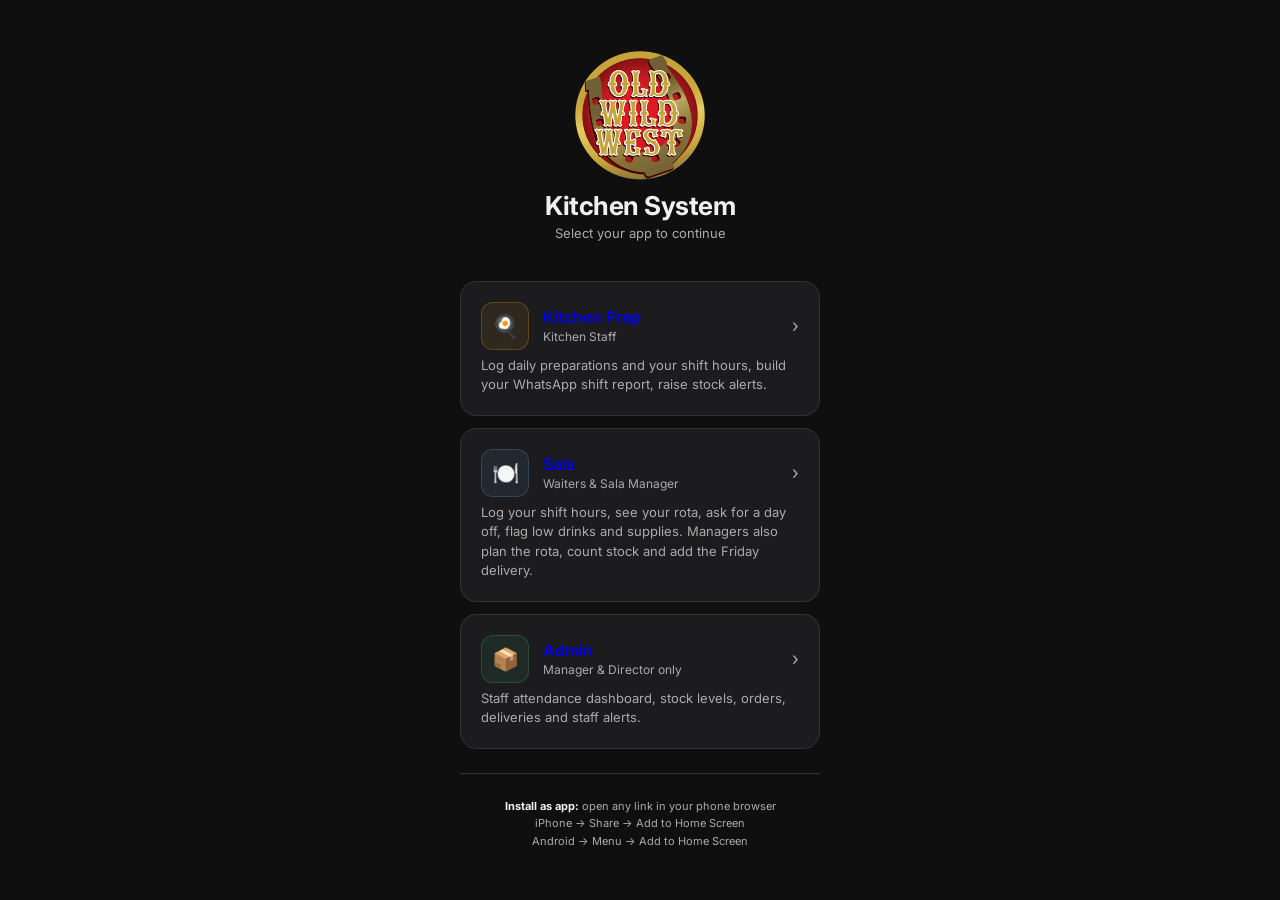
<file: index.html>
<!DOCTYPE html>
<html lang="en">
<head>
<meta charset="UTF-8">
<meta name="viewport" content="width=device-width, initial-scale=1, viewport-fit=cover">
<meta name="theme-color" content="#0F0F0F">
<meta name="apple-mobile-web-app-capable" content="yes">
<title>OWW Kitchen System</title>
<link rel="icon" href="icon-192.png">
<link rel="preconnect" href="https://fonts.googleapis.com">
<link href="https://fonts.googleapis.com/css2?family=Inter:wght@400;500;600;700&display=swap" rel="stylesheet">
<style>
  *, *::before, *::after { box-sizing: border-box; margin: 0; padding: 0; }
  :root {
    --bg: #0F0F0F; --surf: #1C1C1E; --border: #333336;
    --txt: #F0F0F0; --txt2: #ABABAB; --amber: #E8A020;
    --green: #3DB87A; --font: 'Inter', system-ui, sans-serif;
  }
  html, body {
    height: 100%; background: var(--bg); color: var(--txt);
    font-family: var(--font); display: flex; align-items: center;
    justify-content: center; padding: 24px;
  }
  .wrap { width: 100%; max-width: 360px; }
  .logo {
    font-size: 13px; font-weight: 600; color: var(--amber);
    letter-spacing: 2px; text-transform: uppercase;
    text-align: center; margin-bottom: 6px;
  }
  .brand {
    font-size: 26px; font-weight: 700; text-align: center;
    letter-spacing: -0.5px; margin-bottom: 4px;
  }
  .sub {
    font-size: 13px; color: var(--txt2); text-align: center;
    margin-bottom: 40px;
  }
  .app-card {
    display: block; text-decoration: none;
    background: var(--surf); border: 1px solid var(--border);
    border-radius: 16px; padding: 20px;
    margin-bottom: 12px; transition: border-color .15s;
  }
  .app-card:active { border-color: var(--amber); }
  .app-card-top {
    display: flex; align-items: center; gap: 14px; margin-bottom: 6px;
  }
  .app-icon {
    width: 48px; height: 48px; border-radius: 12px;
    display: flex; align-items: center; justify-content: center;
    flex-shrink: 0; font-size: 22px;
  }
  .app-icon.kitchen  { background: #E8A02018; border: 1px solid #E8A02044; }
  .app-icon.inventory{ background: #3DB87A18; border: 1px solid #3DB87A44; }
  .app-icon.sala     { background: #5B9BD518; border: 1px solid #5B9BD544; }
  .app-name { font-size: 16px; font-weight: 600; }
  .app-role { font-size: 12px; color: var(--txt2); margin-top: 2px; }
  .app-desc { font-size: 13px; color: var(--txt2); line-height: 1.5; }
  .arrow {
    margin-left: auto; color: var(--txt2);
    font-size: 18px; flex-shrink: 0;
  }
  .divider {
    height: 1px; background: var(--border); margin: 24px 0;
  }
  .hint {
    font-size: 11px; color: var(--txt2); text-align: center; line-height: 1.6;
  }
  .hint strong { color: var(--txt); }
</style>
</head>
<body>
<div class="wrap">

  <img src="logo.png" alt="Old Wild West" style="display:block;width:130px;height:130px;margin:0 auto 10px">
  <div class="brand">Kitchen System</div>
  <div class="sub">Select your app to continue</div>

  <a class="app-card" href="./kitchen.html">
    <div class="app-card-top">
      <div class="app-icon kitchen">🍳</div>
      <div>
        <div class="app-name">Kitchen Prep</div>
        <div class="app-role">Kitchen Staff</div>
      </div>
      <div class="arrow">›</div>
    </div>
    <div class="app-desc">
      Log daily preparations and your shift hours, build your WhatsApp shift report, raise stock alerts.
    </div>
  </a>

  <a class="app-card" href="./sala.html">
    <div class="app-card-top">
      <div class="app-icon sala">🍽️</div>
      <div>
        <div class="app-name">Sala</div>
        <div class="app-role">Waiters &amp; Sala Manager</div>
      </div>
      <div class="arrow">›</div>
    </div>
    <div class="app-desc">
      Log your shift hours, see your rota, ask for a day off, flag low drinks and supplies. Managers also plan the rota, count stock and add the Friday delivery.
    </div>
  </a>

  <a class="app-card" href="./inventory.html">
    <div class="app-card-top">
      <div class="app-icon inventory">📦</div>
      <div>
        <div class="app-name">Admin</div>
        <div class="app-role">Manager &amp; Director only</div>
      </div>
      <div class="arrow">›</div>
    </div>
    <div class="app-desc">
      Staff attendance dashboard, stock levels, orders, deliveries and staff alerts.
    </div>
  </a>

  <div class="divider"></div>

  <div class="hint">
    <strong>Install as app:</strong> open any link in your phone browser<br>
    iPhone → Share → Add to Home Screen<br>
    Android → Menu → Add to Home Screen
  </div>

</div>
</body>
</html>
</file>
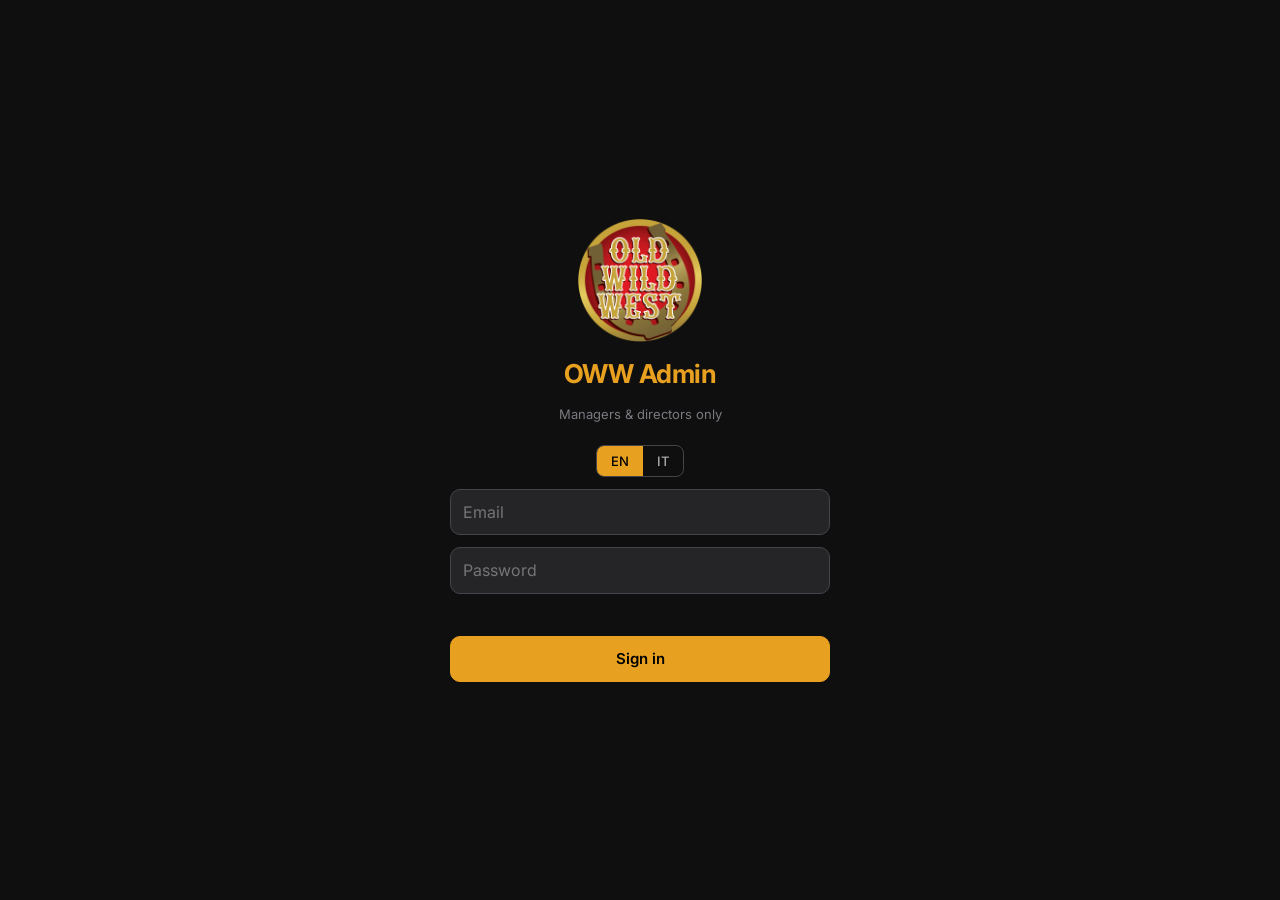
<file: inventory.html>
<!DOCTYPE html>
<html lang="en">
<head>
<meta charset="UTF-8">
<meta name="viewport" content="width=device-width, initial-scale=1, viewport-fit=cover">
<meta name="theme-color" content="#0F0F0F">
<link rel="manifest" href="manifest-inventory.json">
<link rel="icon" href="icon-192.png">
<link rel="apple-touch-icon" href="icon-192.png">
<meta name="apple-mobile-web-app-capable" content="yes">
<title>OWW Admin</title>
<link href="https://fonts.googleapis.com/css2?family=Inter:wght@400;500;600;700&display=swap" rel="stylesheet">
<link rel="stylesheet" href="oww.css">
</head>
<body>
<div id="login"></div>

<div id="app" class="hide">
  <header id="top">
    <div class="brand"><img src="logo.png" alt=""><div><b>Admin</b><small id="sub"></small></div></div>
    <button class="sm" id="rf" onclick="refresh()">↻ Refresh</button>
  </header>

  <main id="main">
    <section class="page on" id="p-today">
      <div class="sec" id="tdate">Today</div>
      <div class="stats" id="tstats"></div>
      <div class="cols">
        <div><div class="sec">Team today</div><div class="card" id="tteam"></div>
          <div class="sec">Fridge temperatures</div><div class="card" id="ttemp"></div>
          <div class="sec">Deliveries &amp; orders</div><div class="card" id="troutine"></div>
          <div class="sec">Punctuality</div><div class="card" id="tpunct"></div></div>
        <div><div class="sec">To approve</div><div class="card" id="treq"></div>
          <div class="sec">Open stock alerts</div><div class="card" id="talerts"></div>
          <div class="sec">Events this week</div><div class="card" id="tevents"></div></div>
      </div>
    </section>

    <section class="page" id="p-dash">
      <div class="bar"><button class="btn" onclick="OWW.go('p-today')">← Today</button></div>
      <div class="sec" style="display:flex;justify-content:space-between;align-items:center;padding-right:16px">Upcoming events <button class="sm a" onclick="addEvent()">+ Add event</button></div>
      <div id="evlist"></div>
      <div class="sec">Staff attendance</div>
      <div class="chips" id="dchips"></div>
      <div class="two" style="padding:0 16px 10px"><label class="fld"><small>From</small><input type="date" id="df"></label><label class="fld"><small>To</small><input type="date" id="dt"></label></div>
      <div class="stats" id="dstats"></div>
      <div class="bar"><button class="btn g" onclick="approveAll()">Approve all pending</button><button class="btn" onclick="exportCsv()">Export CSV</button></div>
      <div class="cols">
        <div><div class="sec">Hours per person</div><div class="card" id="dsum"></div></div>
        <div><div class="sec">Shift log</div><div id="dlist"></div></div>
      </div>
    </section>

    <section class="page" id="p-rota">
      <div class="sec">Weekly rota</div>
      <div style="display:flex;gap:8px;padding:0 16px 10px;align-items:center"><button class="btn" onclick="wk(-1)" aria-label="Previous week">‹</button><div class="grow nm" id="wlab" style="text-align:center"></div><button class="btn" onclick="wk(1)" aria-label="Next week">›</button></div>
      <div class="bar" id="rbar"><button class="btn" onclick="copyWeek()">Copy previous week</button><button class="btn p" onclick="OWW.go('p-rimp')">Import timetable</button></div>
      <div class="card" style="overflow-x:auto" id="rtab"></div>
      <div class="note" id="rnote"></div>
    </section>

    <section class="page" id="p-haccp">
      <div class="sec">Fridge temperature checks</div>
      <div class="two" style="padding:0 16px 10px"><label class="fld"><small>Date</small><input type="date" id="hd"></label></div>
      <div class="stats" id="hstats"></div>
      <div class="cols">
        <div><div class="sec">Readings</div><div id="hgrid"></div></div>
        <div><div class="sec" style="display:flex;justify-content:space-between;align-items:center;padding-right:16px">Fridges &amp; freezers <button class="sm a" onclick="fridgeForm()">+ Add fridge</button></div><div class="card" id="hfr"></div></div>
      </div>
    </section>

    <section class="page" id="p-rimp">
      <div class="sec">Import weekly timetable</div>
      <div class="note">Upload the Excel / CSV the director makes (exact), or a photo of the printed timetable. You check everything before it is saved.</div>
      <div class="card"><div class="row" style="display:grid;gap:10px">
        <input type="file" id="rfile" accept=".xlsx,.xls,.csv,image/*">
        <label class="fld"><small>Week starts on Monday</small><input type="date" id="rwk"></label>
        <div class="sub" id="rhint"></div>
        <button class="btn p w" id="rscan" onclick="rimpRead()">Read file</button>
        <button class="btn w" onclick="OWW.go('p-rota')">Back to rota</button>
        <div class="sub" id="rprog"></div></div></div>
      <div id="rrev"></div>
    </section>

    <section class="page" id="p-count">
      <div class="bar"><button class="btn" onclick="OWW.go('p-stock')">← Stock</button></div>
      <div class="sec">Count by shelf walk</div>
      <div id="cn-body"></div>
    </section>

    <section class="page" id="p-stock">
      <div class="stats" id="stats"></div>
      <div class="bar"><button class="btn" onclick="OWW.go('p-imp')">Import count from photo / PDF / CSV</button><button class="btn p" onclick="OWW.go('p-count')">Count by shelf walk</button></div>
      <div class="find"><input id="sq" name="oww-find" placeholder="Search stock…" autocomplete="off" data-lpignore="true" data-1p-ignore></div>
      <div class="chips" id="flt"></div>
      <div class="note" id="stockhint"></div>
      <div class="card" id="stocklist"></div>
    </section>

    <section class="page" id="p-imp">
      <div class="sec">Import a stock count</div>
      <div class="note">Upload a photo or PDF of your count sheet, or a CSV. You review everything before anything is saved. Photos work best when printed or in clear block letters, taken flat and in good light.</div>
      <div class="card"><div class="row" style="display:grid;gap:10px">
        <input type="file" id="file" accept="image/*,application/pdf,.csv,.txt">
        <button class="btn p w" id="scan" onclick="scan()">Read file</button>
        <button class="btn w" onclick="dlSheet()">Download blank count sheet (CSV)</button>
        <div class="sub" id="prog"></div></div></div>
      <div id="review"></div>
    </section>

    <section class="page" id="p-order">
      <div class="cols">
        <div><div class="sec">Order list</div><div class="note">Items at or below minimum stock, sized from weekly usage.</div>
          <div class="card" id="orderlist"></div>
          <div class="bar"><button class="btn p" onclick="sendOrder()">Send order via WhatsApp</button><button class="btn" onclick="OWW.go('p-del')">Confirm delivery →</button></div></div>
        <div><div class="sec">Staff alerts <span class="tag r" id="ac">0</span></div>
          <div class="note">Only managers can mark ordered or dismiss. Resets when you confirm Friday’s delivery.</div>
          <div id="alerts"></div></div>
      </div>
    </section>

    <section class="page" id="p-del">
      <div class="sec">Friday delivery note (PDF)</div>
      <div class="note">Upload the HAVI delivery note. The FOOD lines are added to the kitchen stock; drinks, paper, cleaning and uniform lines belong to the Sala app. You check everything before it is saved.</div>
      <div id="ddt"></div>
      <div class="sec">Or confirm by hand</div>
      <div class="note">Enter the boxes actually received. Stock is added automatically and staff alerts reset.</div>
      <div class="card" id="dellist"></div>
      <div class="find"><select id="deladd"></select></div>
      <div class="bar"><button class="btn g" onclick="confirmDel()">Confirm &amp; update stock</button></div>
    </section>

    <section class="page" id="p-set">
      <div id="acct"></div>
      <div id="dir" class="hide">
        <div class="sec">Weekly summary email</div>
        <div class="card"><div class="row" style="display:grid;gap:10px"><div class="sub">Sent automatically every Monday morning to the director: hours, punctuality, temperatures, stock, deliveries and alerts. You can also send it now.</div>
          <div class="two"><button class="btn" onclick="sendSummary('last')">Email me last week</button><button class="btn" onclick="sendSummary('this')">Email me this week so far</button></div></div></div>
        <div class="sec">Users</div>
        <div class="card" id="users"></div>
        <div class="bar"><button class="btn p" onclick="addUser()">Add user</button></div>
      </div>
    </section>
  </main>

  <nav id="nav">
    <button class="nb on" data-p="p-today"><svg viewBox="0 0 24 24" fill="none" stroke="currentColor" stroke-width="2"><circle cx="12" cy="12" r="9"/><path d="M12 7v5l3 2"/></svg>Today<span class="bdg hide" id="tb"></span></button>
    <button class="nb" data-p="p-rota"><svg viewBox="0 0 24 24" fill="none" stroke="currentColor" stroke-width="2"><rect x="3" y="4" width="18" height="18" rx="2"/><path d="M16 2v4M8 2v4M3 10h18"/></svg>Rota</button>
    <button class="nb" data-p="p-haccp"><svg viewBox="0 0 24 24" fill="none" stroke="currentColor" stroke-width="2"><path d="M14 14.76V3.5a2.5 2.5 0 0 0-5 0v11.26a4.5 4.5 0 1 0 5 0z"/></svg>HACCP<span class="bdg hide" id="hb"></span></button>
    <button class="nb" data-p="p-stock"><svg viewBox="0 0 24 24" fill="none" stroke="currentColor" stroke-width="2"><path d="M18 20V10M12 20V4M6 20v-6"/></svg>Stock</button>
    <button class="nb" data-p="p-order"><svg viewBox="0 0 24 24" fill="none" stroke="currentColor" stroke-width="2"><circle cx="9" cy="21" r="1"/><circle cx="20" cy="21" r="1"/><path d="M1 1h4l2.7 13.4a2 2 0 0 0 2 1.6h9.7a2 2 0 0 0 2-1.6L23 6H6"/></svg>Order<span class="bdg hide" id="ob"></span></button>
    <button class="nb" data-p="p-set"><svg viewBox="0 0 24 24" fill="none" stroke="currentColor" stroke-width="2"><circle cx="12" cy="12" r="3"/><path d="M12 2v3M12 19v3M2 12h3M19 12h3M4.9 4.9l2.1 2.1M17 17l2.1 2.1M4.9 19.1L7 17M17 7l2.1-2.1"/></svg>Settings</button>
  </nav>
</div>

<div id="sheet"><div id="sheetc"></div></div>
<script src="oww.js"></script>
<script src="i18n.js"></script>
<script src="ddt.js"></script>
<script>
const $ = OWW.$, esc = OWW.esc;
let D = { inv: [], order: [], alerts: [], users: [] }, filt = 'ALL', del = {};
document.querySelectorAll('.nb').forEach(b => b.onclick = () => OWW.go(b.dataset.p));

OWW.start({
  title: 'OWW Admin', sub: 'Managers & directors only', switchTo: { label: 'Open Kitchen', href: 'kitchen.html' }, allow: ['Kitchen Manager', 'Director'],
  ready(u) { $('sub').textContent = u.name + ' · ' + u.role; OWW.account('acct'); $('dir').classList.toggle('hide', u.role !== 'Director'); load(); setP('week'); loadEvents(); loadH(); loadToday(); }
});

async function load(manual) {
  try { D = await OWW.api('invData'); if (manual) OWW.toast('Data refreshed'); }
  catch (e) { OWW.toast(e.message, 'red'); return; }
  resetDel(); renderAll();
}
// ── upcoming events ──
let EV = [];
const evSort = () => EV.sort((a, b) => a.date === b.date ? (a.time || '').localeCompare(b.time || '') : a.date.localeCompare(b.date));
const rel = d => { const n = Math.round((new Date(d + 'T12:00') - new Date(OWW.ymd(new Date()) + 'T12:00')) / 864e5); return n === 0 ? 'Today' : n === 1 ? 'Tomorrow' : 'in ' + n + ' days'; };
async function loadEvents() { try { EV = await OWW.api('eventList'); } catch (e) { return OWW.toast(e.message, 'red'); } renderEvents(); }
function renderEvents() {
  $('evlist').innerHTML = '<div class="card">' + (EV.length ? EV.map(e => { const d = new Date(e.date + 'T12:00');
    return `<div class="row"><div style="min-width:46px;text-align:center"><div style="font-weight:700;font-size:20px;line-height:1">${d.getDate()}</div><div class="sub">${d.toLocaleDateString(OWW.loc(), { month: 'short' })}</div></div>
      <div class="grow"><div class="nm">${esc(e.title)}</div><div class="sub">${rel(e.date)}${e.time ? ' · ' + esc(e.time) : ''}${e.notes ? ' · ' + esc(e.notes) : ''}</div></div>
      ${e.pending ? '<span class="tag a">saving</span>' : `<button class="sm" aria-label="Delete event" onclick="delEvent('${esc(e.id)}')">✕</button>`}</div>`; }).join('')
    : '<div class="empty">No upcoming events. Tap “Add event”.</div>') + '</div>';
}
function addEvent() {
  OWW.sheet(`<div class="nm" style="font-size:18px">Add event</div><input id="et" placeholder="Title, e.g. Birthday party – 30 people" maxlength="80">
    <div class="two"><label class="fld"><small>Date</small><input type="date" id="ed" value="${OWW.ymd(new Date())}"></label><label class="fld"><small>Time (optional)</small><input type="time" id="eh"></label></div>
    <input id="en" placeholder="Notes (optional)" maxlength="160"><div class="err" id="eer"></div>
    <button class="btn p w" onclick="saveEvent()">Save event</button><button class="btn w" onclick="OWW.close()">Cancel</button>`);
}
async function saveEvent() {
  const e = { title: $('et').value.trim(), date: $('ed').value, time: $('eh').value, notes: $('en').value.trim() };
  if (!e.title) { $('eer').textContent = 'Give the event a title'; return; }
  if (!e.date || e.date < OWW.ymd(new Date())) { $('eer').textContent = 'Pick today or a future date'; return; }
  OWW.close(); const t = { ...e, id: 'tmp' + Date.now(), pending: true }; EV.push(t); evSort(); renderEvents(); // shown instantly
  try { const r = await OWW.api('eventAdd', e); t.id = r.id; delete t.pending; renderEvents(); OWW.toast('Event added ✓'); }
  catch (x) { EV = EV.filter(i => i !== t); renderEvents(); OWW.toast(x.message, 'red'); }
}
async function delEvent(id) {
  if (!confirm('Delete this event?')) return; const keep = EV; EV = EV.filter(e => e.id !== id); renderEvents();
  try { await OWW.api('eventDelete', { id }); } catch (e) { EV = keep; renderEvents(); OWW.toast(e.message, 'red'); }
}
async function refresh() {
  const b = $('rf'); b.disabled = true; b.textContent = 'Updating…';
  try { await Promise.all([load(), loadDash(), loadEvents(), loadH(), loadToday()]); OWW.toast('Updated'); } finally { b.disabled = false; b.textContent = '↻ Refresh'; }
}

// ── attendance dashboard ──
let P = 'week', S = [];
OWW.hooks['p-dash'] = () => loadDash();
function range(p) {
  const d = new Date(); if (p === 'today') return [OWW.ymd(d), OWW.ymd(d)];
  if (p === 'week') { const m = new Date(d); m.setDate(d.getDate() - (d.getDay() + 6) % 7); const e = new Date(m); e.setDate(m.getDate() + 6); return [OWW.ymd(m), OWW.ymd(e)]; }
  return [OWW.ymd(new Date(d.getFullYear(), d.getMonth(), 1)), OWW.ymd(new Date(d.getFullYear(), d.getMonth() + 1, 0))];
}
function setP(p) { P = p; if (p !== 'custom') { const r = range(p); $('df').value = r[0]; $('dt').value = r[1]; } loadDash(); }
$('df').onchange = $('dt').onchange = () => { P = 'custom'; loadDash(); };
$('dchips').onclick = e => { const b = e.target.closest('[data-p]'); if (b) setP(b.dataset.p); };
async function loadDash() { try { S = await OWW.api('shiftAll', { from: $('df').value, to: $('dt').value }); } catch (e) { return OWW.toast(e.message, 'red'); } renderDash(); }
function renderDash() {
  $('dchips').innerHTML = [['today', 'Today'], ['week', 'This week'], ['month', 'This month'], ['custom', 'Custom']].map(c => `<button class="chip ${P === c[0] ? 'on' : ''}" data-p="${c[0]}">${c[1]}</button>`).join('');
  const per = {}; S.forEach(x => { const p = per[x.uid] = per[x.uid] || { name: x.name, role: x.role, n: 0, h: 0, ap: 0 }; p.n++; p.h += x.hours; if (x.status === 'APPROVED') p.ap += x.hours; });
  const ppl = Object.values(per).sort((a, b) => b.h - a.h), tot = S.reduce((s, x) => s + x.hours, 0);
  $('dstats').innerHTML = [['Total hours', OWW.hrs(tot)], ['Shifts', S.length], ['Staff', ppl.length]].map(x => `<div class="stat"><small>${x[0]}</small><b style="font-size:22px">${x[1]}</b></div>`).join('');
  $('dsum').innerHTML = ppl.length ? ppl.map(p => `<div class="row"><div class="grow"><div class="nm">${esc(p.name)}</div><div class="sub">${esc(p.role)} · ${p.n} shift${p.n > 1 ? 's' : ''}</div></div><div style="text-align:right"><b>${OWW.hrs(p.h)}</b><div class="sub">${OWW.hrs(p.ap)} approved</div></div></div>`).join('') : '<div class="empty">No shifts in this period</div>';
  const g = {}; S.forEach(x => (g[x.date] = g[x.date] || []).push(x));
  $('dlist').innerHTML = Object.keys(g).length ? Object.keys(g).map(d => `<div class="sec" style="padding-top:0">${OWW.day(d)}</div><div class="card">` + g[d].map(x =>
    `<div class="row"><span class="tag b">${OWW.kind(x.start)}</span><div class="grow"><div class="nm">${esc(x.name)}</div><div class="sub">${esc(x.start)} → ${esc(x.end)}${x.memo ? ' · ' + esc(x.memo) : ''}</div></div>${stTag(x)}<b>${OWW.hrs(x.hours)}</b>${apBtn(x)}<button class="sm" aria-label="Delete shift" onclick="delShift('${esc(x.id)}')">✕</button></div>`).join('') + '</div>').join('')
    : '<div class="empty">No shifts in this period</div>';
}
async function delShift(id) { if (!confirm('Delete this shift record?')) return; try { await OWW.api('shiftDelete', { id }); await loadDash(); } catch (e) { OWW.toast(e.message, 'red'); } }

function renderAll() { renderStock(); renderOrder(); renderAlerts(); renderDel(); renderUsers(); }

// ── stock ──
const tagOf = s => ({ CRITICAL: ['r', 'Critical'], LOW: ['a', 'Low'], OK: ['g', 'OK'], UNCOUNTED: ['', 'Not counted'] }[s]);
function renderStock() {
  const c = s => D.inv.filter(i => i.status === s).length;
  $('stats').innerHTML = [['Items', D.inv.length, ''], ['Critical', c('CRITICAL'), 'var(--red)'], ['Low', c('LOW'), 'var(--amber)'], ['Not counted', c('UNCOUNTED'), '']]
    .map(s => `<div class="stat"><small>${s[0]}</small><b style="color:${s[2] || 'inherit'}">${s[1]}</b></div>`).join('');
  $('flt').innerHTML = [['ALL', 'All'], ['CRITICAL', 'Critical'], ['LOW', 'Low'], ['UNCOUNTED', 'Not counted']]
    .map(f => `<button class="chip ${filt === f[0] ? 'on' : ''}" data-f="${f[0]}">${f[1]}</button>`).join('');
  const q = $('sq').value.trim().toLowerCase();
  const l = D.inv.filter(i => (filt === 'ALL' || i.status === filt) && (!q || i.name.toLowerCase().includes(q)));
  $('stockhint').textContent = c('UNCOUNTED') ? 'Type the quantity you have now next to each item. Items stay “Not counted” until you do, and only counted items appear in the order list.' : '';
  $('stocklist').innerHTML = l.length ? l.map(i => { const t = tagOf(i.status);
    return `<div class="row"><div class="grow"><div class="nm">${esc(i.name)}</div><div class="sub">${esc(i.storage)} · min ${i.min} · ${esc(i.unit)}</div></div>
      <span class="tag ${t[0]}">${t[1]}</span><input class="qty" type="number" step="any" inputmode="decimal" min="0" data-id="${esc(i.id)}" value="${i.status === 'UNCOUNTED' ? '' : i.cur}" placeholder="0" aria-label="Stock of ${esc(i.name)}"></div>`; }).join('')
    : '<div class="empty">No items match</div>';
}
$('sq').oninput = renderStock;
$('flt').onclick = e => { const b = e.target.closest('[data-f]'); if (b) { filt = b.dataset.f; renderStock(); } };
$('stocklist').onchange = async e => {
  const el = e.target; if (!el.dataset.id || el.value === '') return;
  try { await OWW.api('updateInventory', { rawId: el.dataset.id, stock: el.value }); OWW.toast('Saved ✓'); await load(); }
  catch (x) { OWW.toast(x.message, 'red'); }
};

// ── order ──
function renderOrder() {
  $('ob').textContent = D.order.length; $('ob').classList.toggle('hide', !D.order.length);
  $('orderlist').innerHTML = D.order.length
    ? `<div class="ch"><span>Items to order</span><span class="tag b">${D.order.reduce((s, i) => s + i.boxes, 0)} boxes</span></div>` +
      D.order.map(i => `<div class="row"><div class="grow"><div class="nm">${esc(i.name)}</div><div class="sub">${i.cur} ${esc(i.unit)} left · 1 box = ${i.box}</div></div><b style="color:var(--amber);font-size:18px">${i.boxes} box</b></div>`).join('')
    : '<div class="empty">Nothing to order. Count your stock on the Stock tab, then items at or below minimum appear here.</div>';
}
function sendOrder() {
  if (!D.order.length) return OWW.toast('Nothing to order', 'amber');
  window.open('https://wa.me/?text=' + encodeURIComponent('*Ordine*\n\n' + D.order.map((i, n) => `${n + 1}. ${i.name} — ${i.boxes} box`).join('\n')), '_blank');
}
function renderAlerts() {
  $('ac').textContent = D.alerts.length + ' open'; $('ac').className = 'tag ' + (D.alerts.length ? 'r' : 'g');
  $('alerts').innerHTML = D.alerts.length ? '<div class="card">' + D.alerts.map(a => `<div class="row" style="flex-wrap:wrap"><div class="grow"><div class="nm">${esc(a['Item Name'])}</div>
    <div class="sub">${esc(a['Flagged By'])} · ${esc(String(a['Date Raised']).slice(0, 10))} · ${esc(a['Qty Remaining'])}${a['Notes'] ? ' · “' + esc(a['Notes']) + '”' : ''}</div></div>
    <button class="sm g" onclick="resolve('${esc(a['Alert ID'])}','ordered')">Mark ordered</button><button class="sm" onclick="resolve('${esc(a['Alert ID'])}','dismissed')">Dismiss</button></div>`).join('') + '</div>'
    : '<div class="empty">No open alerts</div>';
}
async function resolve(id, how) { try { await OWW.api('resolveAlert', { alertId: id, how }); await load(); } catch (e) { OWW.toast(e.message, 'red'); } }

OWW.hooks['p-del'] = () => { if (!window.__ddt) { window.__ddt = 1; DDT.mount('ddt', { area: 'KITCHEN', after: load }); } };
// ── delivery ──
function resetDel() { del = {}; D.order.forEach(i => del[i.rawId] = { name: i.name, ordered: i.boxes, got: i.boxes, box: i.box, unit: i.unit }); }
function renderDel() {
  const k = Object.keys(del);
  $('dellist').innerHTML = k.length ? k.map(id => `<div class="row"><div class="grow"><div class="nm">${esc(del[id].name)}</div><div class="sub">ordered ${del[id].ordered} box · 1 box = ${del[id].box} ${esc(del[id].unit)}</div></div>
    <input class="qty" type="number" min="0" step="1" inputmode="numeric" data-r="${esc(id)}" value="${del[id].got}" aria-label="Boxes received"></div>`).join('')
    : '<div class="empty">No pending order. Add received items below.</div>';
  $('deladd').innerHTML = '<option value="">+ Add another received item…</option>' + D.inv.filter(i => !del[i.id]).map(i => `<option value="${esc(i.id)}">${esc(i.name)}</option>`).join('');
}
$('dellist').oninput = e => { if (e.target.dataset.r) del[e.target.dataset.r].got = e.target.value; };
$('deladd').onchange = e => { const i = D.inv.find(x => x.id === e.target.value); if (i) { del[i.id] = { name: i.name, ordered: 0, got: 1, box: i.box, unit: i.unit }; renderDel(); } };
async function confirmDel() {
  const items = Object.keys(del).map(id => ({ rawId: id, name: del[id].name, boxesOrdered: del[id].ordered, boxesReceived: del[id].got })).filter(i => +i.boxesReceived > 0);
  if (!items.length) return OWW.toast('Enter received quantities first', 'amber');
  try { await OWW.api('confirmDelivery', { items, orderDate: new Date().toISOString().slice(0, 10) }); OWW.toast('Stock updated · alerts reset ✓'); await load(); OWW.go('p-stock'); }
  catch (e) { OWW.toast(e.message, 'red'); }
}

// ── users (director) ──
function renderUsers() {
  $('users').innerHTML = (D.users || []).map(u => { const on = String(u.status).toUpperCase() === 'ACTIVE';
    return `<div class="row" style="flex-wrap:wrap"><div class="grow"><div class="nm">${esc(u.full)}</div><div class="sub">${esc(u.email || 'no email yet')} · ${esc(u.role)}${u.hasPw ? '' : ' · no password'}</div></div>
      <span class="tag ${on ? 'g' : 'r'}">${on ? 'Active' : 'Inactive'}</span>
      <button class="sm" onclick="resetPw('${esc(u.id)}','${esc(u.name)}')">Password</button>
      ${u.id === OWW.user.id ? '' : `<button class="sm ${on ? '' : 'g'}" onclick="setActive('${esc(u.id)}',${!on})">${on ? 'Deactivate' : 'Reactivate'}</button>`}</div>`; }).join('') || '<div class="empty">No users</div>';
}
async function setActive(id, active) { try { await OWW.api('setUserStatus', { userId: id, active }); await load(); } catch (e) { OWW.toast(e.message, 'red'); } }
function addUser() {
  OWW.sheet(`<div class="nm" style="font-size:18px">Add user</div>
    <input id="nf" placeholder="First name"><input id="nl" placeholder="Last name"><input id="ne" type="email" placeholder="Email" autocapitalize="none">
    <select id="nr"><option>Staff</option><option>Kitchen Manager</option><option>Cameriere</option><option>Sala Manager</option><option>Director</option></select>
    <input id="np" type="text" placeholder="Temporary password (8+ characters)"><div class="err" id="ner"></div>
    <button class="btn p w" onclick="saveUser()">Create user</button><button class="btn w" onclick="OWW.close()">Cancel</button>`);
}
async function saveUser() {
  try { await OWW.api('addUser', { first: $('nf').value.trim(), last: $('nl').value.trim(), email: $('ne').value.trim(), role: $('nr').value, password: $('np').value });
    OWW.close(); OWW.toast('User created'); await load(); } catch (e) { $('ner').textContent = e.message; }
}
function resetPw(id, n) {
  OWW.sheet(`<div class="nm" style="font-size:18px">New password for ${esc(n)}</div><input id="rp" type="text" placeholder="New password (8+ characters)"><div class="err" id="rer"></div>
    <button class="btn p w" onclick="doReset('${esc(id)}')">Save password</button><button class="btn w" onclick="OWW.close()">Cancel</button>`);
}
async function doReset(id) { try { await OWW.api('resetUserPassword', { userId: id, password: $('rp').value }); OWW.close(); OWW.toast('Password updated'); await load(); } catch (e) { $('rer').textContent = e.message; } }

// ── import: photo / PDF / CSV → review → bulk update ──
const TESS = 'https://cdn.jsdelivr.net/npm/tesseract.js@5/dist/tesseract.min.js',
  PDFJS = 'https://cdnjs.cloudflare.com/ajax/libs/pdf.js/3.11.174/pdf.min.js',
  PDFW = 'https://cdnjs.cloudflare.com/ajax/libs/pdf.js/3.11.174/pdf.worker.min.js', NUM = /\d+(?:[.,]\d+)?/g;
let R = [];
const prog = t => $('prog').textContent = t;
const lib = src => new Promise((ok, no) => { const s = document.createElement('script'); s.src = src; s.onload = ok; s.onerror = () => no(new Error('Could not load the reader. Check your internet connection.')); document.head.appendChild(s); });
const nz = s => String(s).toLowerCase().normalize('NFD').replace(/[\u0300-\u036f]/g, '').replace(/(\d),(\d)/g, '$1.$2').replace(/[^a-z0-9.\s]/g, ' ').replace(/\.(?!\d)/g, ' ');
const toks = s => nz(s).split(/\s+/).filter(t => t.length > 1 || /\d/.test(t));
function lev(a, b) { const d = Array.from({ length: a.length + 1 }, (_, i) => [i]); for (let j = 1; j <= b.length; j++) d[0][j] = j;
  for (let i = 1; i <= a.length; i++) for (let j = 1; j <= b.length; j++) d[i][j] = Math.min(d[i - 1][j] + 1, d[i][j - 1] + 1, d[i - 1][j - 1] + (a[i - 1] === b[j - 1] ? 0 : 1)); return d[a.length][b.length]; }
const tsim = (a, b) => a === b ? 1 : (a.length < 4 || b.length < 4 ? 0 : 1 - lev(a, b) / Math.max(a.length, b.length));

function matchLine(text) {
  const lt = toks(text), words = lt.filter(t => !/^[\d.]+$/.test(t)); if (!words.length) return null;
  let best = null, bs = 0;
  for (const it of D.inv) {
    it.tk = it.tk || toks(it.name); let m = 0; const used = new Set();
    it.tk.forEach(t => { let s = 0, j = -1; lt.forEach((u, k) => { if (!used.has(k)) { const x = tsim(t, u); if (x > s) { s = x; j = k; } } }); if (s >= .75) { m += s; used.add(j); } });
    const sc = 2 * m / (it.tk.length + words.length); if (sc > bs) { bs = sc; best = it; }
  }
  return bs >= .35 ? { it: best, sc: bs } : null;
}
function parseLine(raw, csv) {
  let text = raw.trim(), qty = null; if (text.length < 2) return null;
  if (csv) { const c = text.split(/[;\t,]/).map(s => s.replace(/^"|"$/g, '').trim()); text = c[0]; const n = (c[1] || '').match(NUM); qty = n ? parseFloat(n[0].replace(',', '.')) : null; if (qty === null) return null; }
  const m = matchLine(text);
  if (!csv) { const nums = text.match(NUM) || []; if (m) (m.it.name.match(NUM) || []).forEach(x => { const i = nums.indexOf(x); if (i > -1) nums.splice(i, 1); });
    qty = nums.length ? parseFloat(nums[nums.length - 1].replace(',', '.')) : null; }
  if (!m && qty === null) return null; // headings and noise
  return { line: text, id: m ? m.it.id : '', sc: m ? m.sc : 0, qty };
}
async function toCanvas(f) {
  const bm = await createImageBitmap(f, { imageOrientation: 'from-image' }), k = Math.min(1, 2200 / Math.max(bm.width, bm.height)), c = document.createElement('canvas');
  c.width = Math.round(bm.width * k); c.height = Math.round(bm.height * k);
  const x = c.getContext('2d'); x.filter = 'grayscale(1) contrast(1.3)'; x.drawImage(bm, 0, 0, c.width, c.height); return c;
}
async function ocr(canvases) {
  prog('Loading reader (first time takes a moment)…'); await lib(TESS);
  const w = await Tesseract.createWorker('ita+eng', 1, { logger: m => { if (m.status === 'recognizing text') prog('Reading… ' + Math.round(m.progress * 100) + '%'); } });
  let t = ''; for (const c of canvases) t += (await w.recognize(c)).data.text + '\n'; await w.terminate(); return t.split('\n');
}
async function pdfLines(f) {
  prog('Opening PDF…'); await lib(PDFJS); pdfjsLib.GlobalWorkerOptions.workerSrc = PDFW;
  const doc = await pdfjsLib.getDocument({ data: await f.arrayBuffer() }).promise, lines = [], pages = [];
  for (let p = 1; p <= doc.numPages; p++) {
    const pg = await doc.getPage(p), tc = await pg.getTextContent(), rows = {}; pages.push(pg);
    tc.items.forEach(i => { const y = Math.round(i.transform[5] / 5); (rows[y] = rows[y] || []).push(i); });
    Object.keys(rows).map(Number).sort((a, b) => b - a).forEach(y => lines.push(rows[y].sort((a, b) => a.transform[4] - b.transform[4]).map(i => i.str).join(' ')));
  }
  if (lines.join('').length > 40) return lines; // normal PDF with real text: exact
  const cs = []; // scanned PDF: render pages and read them as images
  for (const pg of pages) { const vp = pg.getViewport({ scale: 2 }), c = document.createElement('canvas'); c.width = vp.width; c.height = vp.height; await pg.render({ canvasContext: c.getContext('2d'), viewport: vp }).promise; cs.push(c); }
  return ocr(cs);
}
async function scan() {
  const f = $('file').files[0]; if (!f) return OWW.toast('Choose a file first', 'amber');
  const b = $('scan'); b.disabled = true; R = [];
  try {
    const csv = /\.csv$/i.test(f.name); let lines;
    if (csv || /\.txt$/i.test(f.name)) lines = (await f.text()).split(/\r?\n/);
    else if (f.type === 'application/pdf') lines = await pdfLines(f);
    else lines = await ocr([await toCanvas(f)]);
    R = lines.map(l => parseLine(l, csv)).filter(Boolean);
    if (!R.length) OWW.toast('Nothing recognised. Try a sharper photo, a PDF or the CSV sheet.', 'amber');
  } catch (e) { OWW.toast(e.message, 'red'); }
  prog(''); b.disabled = false; renderReview();
}
function renderReview() {
  if (!R.length) { $('review').innerHTML = ''; return; }
  const ready = R.filter(r => r.id && r.qty !== null).length, chk = R.filter(r => r.id && r.sc < .6).length, un = R.filter(r => !r.id).length;
  const opts = D.inv.map(x => `<option value="${esc(x.id)}">${esc(x.name)}</option>`).join('');
  $('review').innerHTML = `<div class="sec">Review</div><div class="note">${ready} ready · ${chk} to double-check · ${un} not matched (choose the item, or leave “skip”).</div>
    <div class="card">${R.map((r, i) => `<div class="row" style="flex-wrap:wrap"><div class="grow"><div class="sub">“${esc(r.line)}”</div>
      <select data-i="${i}" aria-label="Item"><option value="">— skip —</option>${opts.replace(`value="${esc(r.id)}"`, `value="${esc(r.id)}" selected`)}</select></div>
      <span class="tag ${r.id ? (r.sc < .6 ? 'a' : 'g') : ''}">${r.id ? (r.sc < .6 ? 'check' : 'match') : 'no match'}</span>
      <input class="qty" type="number" step="any" inputmode="decimal" data-q="${i}" value="${r.qty ?? ''}" placeholder="qty" aria-label="Quantity"></div>`).join('')}</div>
    <div class="bar"><button class="btn g" onclick="applyImport()">Apply counts to stock</button></div>`;
}
$('review').onchange = e => { const i = e.target.dataset.i; if (i !== undefined) { R[i].id = e.target.value; R[i].sc = 1; } };
$('review').oninput = e => { const i = e.target.dataset.q; if (i !== undefined) R[i].qty = e.target.value === '' ? null : parseFloat(e.target.value); };
async function applyImport() {
  const m = {}; R.forEach(r => { if (r.id && r.qty !== null && !isNaN(r.qty)) m[r.id] = r.qty; });
  const items = Object.keys(m).map(k => ({ rawId: k, stock: m[k] })); if (!items.length) return OWW.toast('Nothing to apply yet', 'amber');
  try { const n = await OWW.api('bulkInventory', { items }); OWW.toast(n + ' items updated ✓'); R = []; $('file').value = ''; renderReview(); await load(); OWW.go('p-stock'); }
  catch (e) { OWW.toast(e.message, 'red'); }
}
function dlSheet() {
  const t = 'Item;Count;Unit\n' + D.inv.map(i => `"${i.name.replace(/"/g, '""')}";;${i.unit}`).join('\n'), a = document.createElement('a');
  a.href = URL.createObjectURL(new Blob(['\ufeff' + t], { type: 'text/csv' })); a.download = 'oww-count-sheet.csv'; a.click();
}
</script>
<script src="admin-x.js"></script>
<script src="count-x.js"></script>
</body>
</html>
</file>
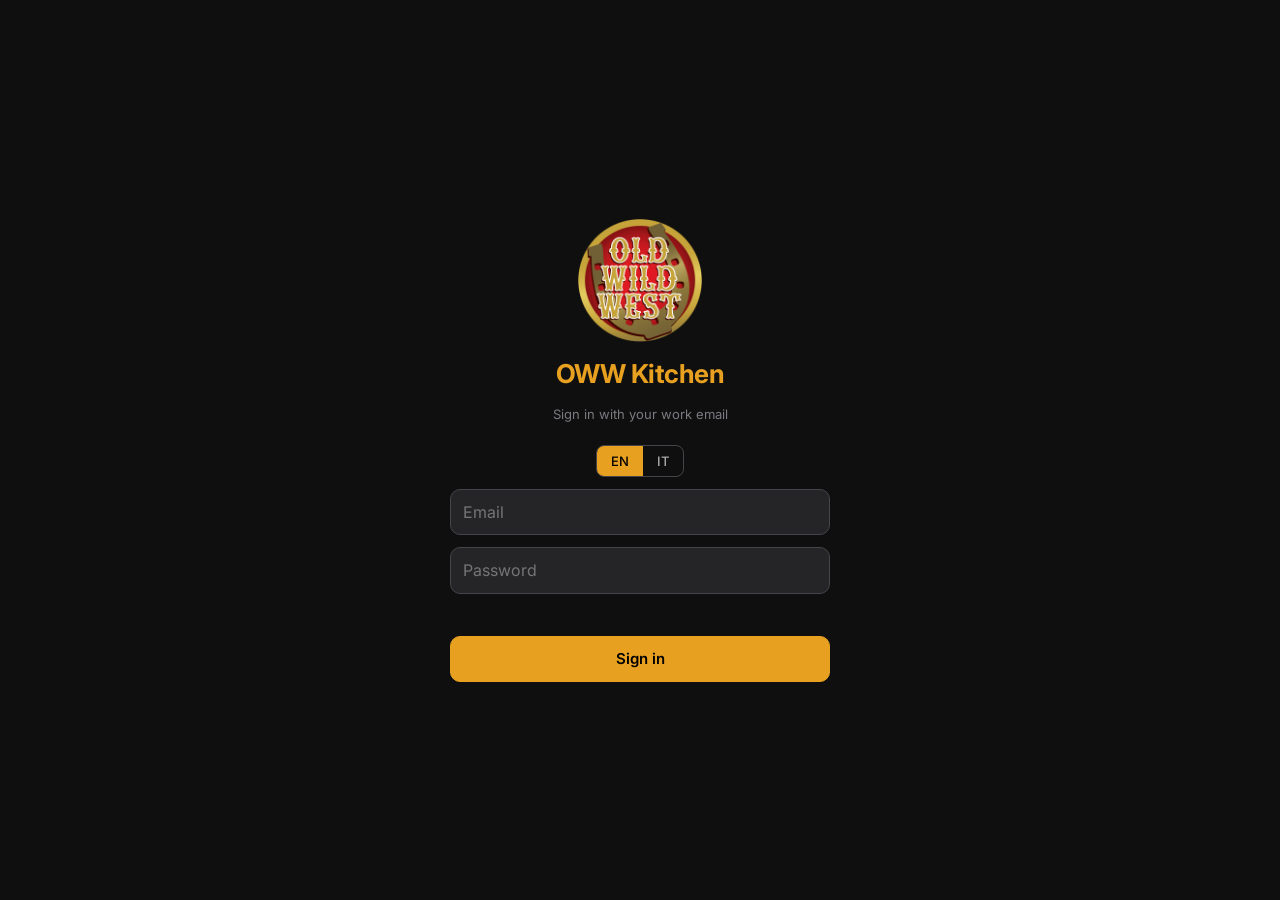
<file: kitchen.html>
<!DOCTYPE html>
<html lang="en">
<head>
<meta charset="UTF-8">
<meta name="viewport" content="width=device-width, initial-scale=1, viewport-fit=cover">
<meta name="theme-color" content="#0F0F0F">
<link rel="manifest" href="manifest-kitchen.json">
<link rel="icon" href="icon-192.png">
<link rel="apple-touch-icon" href="icon-192.png">
<meta name="apple-mobile-web-app-capable" content="yes">
<title>OWW Kitchen</title>
<link href="https://fonts.googleapis.com/css2?family=Inter:wght@400;500;600;700&display=swap" rel="stylesheet">
<link rel="stylesheet" href="oww.css">
</head>
<body>
<div id="login"></div>

<div id="app" class="hide">
  <header id="top">
    <div class="brand"><img src="logo.png" alt=""><div><b>Kitchen Prep</b><small id="sub"></small></div></div>
    <div style="display:flex;gap:8px;align-items:center"><button class="sm" id="rf" onclick="refresh()" aria-label="Refresh" style="font-size:16px;padding:5px 12px">↻</button>
      <div class="seg" id="shiftseg"><button data-s="Day">Day</button><button data-s="Night">Night</button></div></div>
  </header>

  <main id="main">
    <section class="page on" id="p-prep">
      <div id="evk"></div>
      <div class="find"><input id="q" name="oww-find" placeholder="Search prep item…" autocomplete="off" spellcheck="false" data-lpignore="true" data-1p-ignore><div class="pop hide" id="qp"></div></div>
      <div class="sec">Suggested for this shift</div>
      <div class="chips" id="sugg"></div>
      <div class="cols">
        <div><div class="sec">Done this shift</div>
          <div class="card"><div class="ch"><span>Fatto</span><span class="tag g" id="dn">0 items</span></div><div id="done"></div></div></div>
      </div>
      <div class="bar"><button class="btn p" onclick="OWW.go('p-msg')">WhatsApp report</button>
        <button class="btn" onclick="OWW.go('p-alerts')">Stock alert</button></div>
    </section>

    <section class="page" id="p-msg">
      <div class="cols">
        <div><div class="sec">Message preview</div><div class="wa" id="wa"></div></div>
        <div><div class="sec">To do next shift</div>
          <div class="find"><input id="tq" name="oww-find2" placeholder="Add an item to Da Fare…" autocomplete="off" data-lpignore="true" data-1p-ignore><div class="pop hide" id="tp"></div></div>
          <div class="card" id="todo"></div></div>
      </div>
      <div class="bar"><button class="btn" onclick="OWW.go('p-prep')">Back</button><button class="btn g" onclick="sendWA()">Copy &amp; open WhatsApp</button></div>
    </section>

    <section class="page" id="p-alerts">
      <div class="sec">Flag a low-stock item</div>
      <div class="note">Search any raw ingredient or consumable and say how much is left. The manager gets it and handles the order.</div>
      <div class="find"><input id="aq" name="oww-find3" placeholder="Search ingredient or consumable…" autocomplete="off" data-lpignore="true" data-1p-ignore><div class="pop hide" id="ap"></div></div>
      <div class="sec">Your flags this week</div>
      <div class="note">Resets every Friday after delivery.</div>
      <div id="mine"></div>
    </section>

    <section class="page" id="p-chk">
      <div class="sec">Fridge temperatures</div>
      <div class="note">Record every fridge and freezer at the start and at the end of your shift.</div>
      <div style="padding:0 16px 12px"><div class="seg" id="pseg"><button class="on" data-p="Start" style="flex:1">Start of shift</button><button data-p="End" style="flex:1">End of shift</button></div></div>
      <div class="card" id="chk"></div>
      <div class="bar"><button class="btn p" id="chk-save" onclick="saveTemps()">Save readings</button></div>
    </section>

    <section class="page" id="p-att">
      <div id="rotam"></div>
      <div id="reqs"></div>
      <div class="stats" id="astats"></div>
      <div style="padding:0 16px 12px"><div class="seg" id="aseg"><button class="on" data-v="log" style="flex:1">Log shift</button><button data-v="hist" style="flex:1">History</button></div></div>
      <div id="a-log"><div class="cols"><div class="card" style="padding:14px;display:grid;gap:12px">
        <label class="fld"><small>Date</small><input type="date" id="ad"></label>
        <div class="two"><label class="fld"><small>Start time</small><input type="time" id="as"></label><label class="fld"><small>End time</small><input type="time" id="ae"></label></div>
        <div class="two"><button class="sm" type="button" onclick="nowT('as')">Start = now</button><button class="sm" type="button" onclick="nowT('ae')">End = now</button></div>
        <div class="dur" id="adur"></div>
        <label class="fld"><small>Note (optional)</small><input id="am" placeholder="e.g. covered the grill" maxlength="120"></label>
        <button class="btn p w" id="asave" onclick="saveShift()">Save shift</button></div></div></div>
      <div id="a-hist" class="hide"><div class="find"><label class="fld"><small>Filter by date</small><input type="date" id="af"></label></div><div id="alist"></div></div>
    </section>

    <section class="page" id="p-set">
      <div id="acct"></div>
      <div class="cols"><div><div class="sec">Shifts</div><div class="card">
        <div class="row"><span class="grow">Day shift</span><span class="sub">before 15:00</span></div>
        <div class="row"><span class="grow">Night shift</span><span class="sub">from 15:00</span></div>
        <div class="row"><button class="btn w" onclick="load(true)">Refresh data from sheet</button></div></div></div></div>
    </section>
  </main>

  <nav id="nav">
    <button class="nb on" data-p="p-prep"><svg viewBox="0 0 24 24" fill="none" stroke="currentColor" stroke-width="2"><path d="M3 9l9-7 9 7v11a2 2 0 0 1-2 2H5a2 2 0 0 1-2-2z"/><path d="M9 22V12h6v10"/></svg>Prep</button>
    <button class="nb" data-p="p-msg"><svg viewBox="0 0 24 24" fill="none" stroke="currentColor" stroke-width="2"><path d="M21 15a2 2 0 0 1-2 2H7l-4 4V5a2 2 0 0 1 2-2h14a2 2 0 0 1 2 2z"/></svg>Report</button>
    <button class="nb" data-p="p-chk"><svg viewBox="0 0 24 24" fill="none" stroke="currentColor" stroke-width="2"><path d="M14 14.76V3.5a2.5 2.5 0 0 0-5 0v11.26a4.5 4.5 0 1 0 5 0z"/></svg>Checks</button>
    <button class="nb" data-p="p-alerts"><svg viewBox="0 0 24 24" fill="none" stroke="currentColor" stroke-width="2"><path d="M18 8A6 6 0 0 0 6 8c0 7-3 9-3 9h18s-3-2-3-9M13.7 21a2 2 0 0 1-3.4 0"/></svg>Alerts<span class="bdg hide" id="ab"></span></button>
    <button class="nb" data-p="p-att"><svg viewBox="0 0 24 24" fill="none" stroke="currentColor" stroke-width="2"><circle cx="12" cy="12" r="9"/><path d="M12 7v5l3 2"/></svg>Shifts</button>
    <button class="nb" data-p="p-set"><svg viewBox="0 0 24 24" fill="none" stroke="currentColor" stroke-width="2"><circle cx="12" cy="12" r="3"/><path d="M12 2v3M12 19v3M2 12h3M19 12h3M4.9 4.9l2.1 2.1M17 17l2.1 2.1M4.9 19.1L7 17M17 7l2.1-2.1"/></svg>Settings</button>
  </nav>
</div>

<div id="sheet"><div id="sheetc"></div></div>
<script src="oww.js"></script>
<script src="i18n.js"></script>
<script>
const $ = OWW.$, esc = OWW.esc, num = v => parseFloat(String(v).replace(',', '.')) || 0;
let D = { prep: [], cons: [], patterns: [], log: [], alerts: [] };
let shift = OWW.shiftNow(), cur = null, dose = 1, loc = '', todo = {};
const name = p => p['Item Name (IT)'];

document.querySelectorAll('.nb').forEach(b => b.onclick = () => OWW.go(b.dataset.p));
document.querySelectorAll('#shiftseg button').forEach(b => b.onclick = () => { shift = b.dataset.s; paintShift(); resetTodo(); renderAll(); });
function paintShift() { document.querySelectorAll('#shiftseg button').forEach(b => b.classList.toggle('on', b.dataset.s === shift)); }

OWW.start({
  title: 'OWW Kitchen', sub: 'Sign in with your work email', switchTo: { label: 'Open Admin', href: 'inventory.html' }, allow: ['Staff', 'Kitchen Manager', 'Director', 'Owner'], deny: 'This app is for the kitchen team. Waiters use the Sala app.',
  ready(u) {
    $('sub').textContent = new Date().toLocaleDateString(OWW.loc(), { weekday: 'short', day: 'numeric', month: 'short' }) + ' · ' + u.name;
    paintShift(); OWW.account('acct'); $('ad').value = OWW.ymd(new Date());
    try { const c = JSON.parse(localStorage.getItem('oww_kd_' + u.id)); if (c) { D = c; resetTodo(); renderAll(); } const a = JSON.parse(localStorage.getItem(akey())); if (a) { A = a; renderAtt(); } } catch (e) {} // saved data shows instantly
    load(); loadAtt(); loadX();
  }
});

async function load(manual) {
  try { D = await OWW.api('kitchenData'); localStorage.setItem('oww_kd_' + OWW.user.id, JSON.stringify(D)); if (manual) OWW.toast('Data refreshed'); }
  catch (e) { OWW.toast(e.message, 'red'); }
  resetTodo(); renderAll();
}

// ── suggestions + done ──
function patKey() { const d = new Date().getDay(); return 'Avg Doses/Shift (' + (d === 0 || d === 6 ? 'Weekend ' : '') + shift + ')'; }
const doneList = () => D.log.filter(l => l['Shift'] === shift);
const doneNames = () => [...new Set(doneList().map(l => l['Prep Item Name (IT)']))];
function suggestions() {
  return D.patterns.filter(p => num(p[patKey()]) > 0).sort((a, b) => num(b['Total Sessions Logged']) - num(a['Total Sessions Logged']))
    .map(p => D.prep.find(x => x['Prep ID'] === p['Prep Item ID'])).filter(Boolean).filter(p => !doneNames().includes(name(p))).slice(0, 8);
}
function renderPrep() {
  const s = suggestions();
  $('sugg').innerHTML = s.length ? s.map(p => `<button class="chip" data-id="${esc(p['Prep ID'])}">${esc(name(p))}</button>`).join('')
    : '<div class="sub" style="padding:0 2px">Suggestions appear after the team has logged a few shifts. Use the search above meanwhile.</div>';
  const d = doneList();
  $('dn').textContent = d.length + (d.length === 1 ? ' item' : ' items');
  $('done').innerHTML = d.length ? d.map(l => `<div class="row"><span class="tag g">✓</span><span class="grow nm">${esc(l['Prep Item Name (IT)'])}</span>
      <span class="sub">${esc(l['Doses Prepared'])} dose</span><span class="tag">${esc(l['Source Location'])}</span></div>`).join('')
    : '<div class="empty">Nothing logged yet this shift</div>';
}
$('sugg').onclick = e => { const b = e.target.closest('[data-id]'); if (b) openPrep(b.dataset.id); };
OWW.finder('q', 'qp', () => D.prep.map(p => ({ k: p['Prep ID'], l: name(p), t: p['Operatore (Shifts/Days)'], s: p['Category'] + ' · ' + p['Dose Base'] })), openPrep);

// ── log prep ──
function openPrep(id) {
  cur = D.prep.find(p => p['Prep ID'] === id); if (!cur) return;
  dose = 1; loc = cur['Storage Location'] || 'Frigo +'; drawQty();
}
function drawQty() {
  OWW.sheet(`<div><div class="nm" style="font-size:18px">${esc(name(cur))}</div><div class="sub">${esc(cur['Dose Base'])}</div><div style="margin-top:8px;display:flex;gap:6px;flex-wrap:wrap">${cur['Operatore (Shifts/Days)'] ? '<span class="tag a">Shelf life: ' + esc(cur['Operatore (Shifts/Days)']) + '</span>' : ''}${cur['Storage Location'] ? '<span class="tag b">' + esc(cur['Storage Location']) + '</span>' : ''}</div></div>
    <div style="display:flex;align-items:center;gap:12px"><span class="sub" style="width:60px">Doses</span>
      <div class="stepper"><button onclick="dose=Math.max(1,dose-1);drawQty()">−</button><b>${dose}</b><button onclick="dose++;drawQty()">+</button></div>
      <span class="sub">× ${esc(cur['Prep Unit'])}</span></div>
    <div class="chips" style="padding:0">${['Frigo −', 'Frigo +', 'Scaffale'].map(l => `<button class="chip ${l === loc ? 'on' : ''}" onclick="loc='${l}';drawQty()">${l}</button>`).join('')}</div>
    <button class="btn p w" onclick="confirmPrep()">Log prep</button><button class="btn w" onclick="showRecipe()">📖 Recipe &amp; allergens</button><button class="btn w" onclick="OWW.close()">Cancel</button>`);
}
async function confirmPrep() {
  const p = cur, d = dose, l = loc; OWW.close();
  D.log.push({ 'Shift': shift, 'Prep Item ID': p['Prep ID'], 'Prep Item Name (IT)': name(p), 'Doses Prepared': d, 'Source Location': l });
  renderAll();
  try { if (await OWW.send('logPrep', { prepId: p['Prep ID'], prepName: name(p), doses: d, location: l, shift })) OWW.toast('Logged ✓'); }
  catch (e) { OWW.toast('Not saved: ' + e.message, 'red'); }
}

// ── WhatsApp ──
function resetTodo() { todo = {}; suggestions().forEach(p => todo[name(p)] = true); }
const todoNames = () => Object.keys(todo).filter(k => todo[k] && !doneNames().includes(k));
function msgText() {
  const d = doneNames(), t = todoNames(), list = a => a.length ? a.map((n, i) => `${i + 1}. ${n}`).join('\n') : '—';
  return '*Fatto*\n\n' + list(d) + '\n\n\n*Da Fare*\n\n' + list(t);
}
function renderMsg() {
  $('wa').textContent = msgText();
  const keys = Object.keys(todo).filter(k => !doneNames().includes(k));
  $('todo').innerHTML = keys.length ? keys.map(k => `<div class="row" data-t="${esc(k)}" style="cursor:pointer"><span class="tag ${todo[k] ? 'a' : ''}">${todo[k] ? '✓' : '+'}</span><span class="grow nm">${esc(k)}</span></div>`).join('')
    : '<div class="empty">Nothing planned. Search above to add items.</div>';
}
$('todo').onclick = e => { const r = e.target.closest('[data-t]'); if (r) { todo[r.dataset.t] = !todo[r.dataset.t]; renderMsg(); } };
OWW.finder('tq', 'tp', () => D.prep.map(p => ({ k: name(p), l: name(p), t: p['Operatore (Shifts/Days)'], s: p['Category'] })), k => { todo[k] = true; renderMsg(); });
async function sendWA() {
  const t = msgText(); try { await navigator.clipboard.writeText(t); } catch (e) {}
  window.open('https://wa.me/?text=' + encodeURIComponent(t), '_blank');
}

// ── alerts ──
const stockItems = () => [
  ...(D.raw || []).map(r => ({ id: r.id, name: r.it, m: r.it + ' ' + (r.en || ''), unit: r.unit || '', loc: r.loc || '', life: r.life || '', kind: 'Ingredient' })),
  ...D.cons.map(c => ({ id: c['Consumable ID'], name: c['Name (IT)'], m: c['Name (IT)'], unit: c['Unit'] || '', loc: c['Storage'] || '', life: c['TMC / Shelf Life'] || '', kind: 'Consumable' }))
].filter(x => x.id && x.name);
OWW.finder('aq', 'ap', () => stockItems().map(x => ({ k: x.id, l: x.name, m: x.m, t: [x.life, x.loc], s: x.kind + (x.unit ? ' · ' + x.unit : '') })), id => {
  const c = stockItems().find(x => x.id === id);
  OWW.sheet(`<div><div class="nm" style="font-size:18px">${esc(c.name)}</div><div class="sub">${esc(c.kind)}${c.life ? ' · Shelf life: ' + esc(c.life) : ''}${c.loc ? ' · Shelf: ' + esc(c.loc) : ''}</div></div>
    <input id="fq" placeholder="How much is left? e.g. 2 bottiglie"><input id="fn" placeholder="Note (optional)">
    <button class="btn p w" onclick="flag('${esc(id)}')">Send alert to manager</button><button class="btn w" onclick="OWW.close()">Cancel</button>`);
});
async function flag(id) {
  const c = stockItems().find(x => x.id === id), q = $('fq').value.trim() || 'not specified', n = $('fn').value.trim(); OWW.close();
  try {
    const r = await OWW.send('raiseAlert', { itemId: id, itemName: c.name, qty: q, unit: c.unit, shift, note: n });
    if (r) { OWW.toast(r.duplicate ? 'Already flagged this week' : 'Alert sent ✓'); await load(); }
  } catch (e) { OWW.toast(e.message, 'red'); }
}
function renderAlerts() {
  const m = D.alerts.filter(a => a['Flagged By'] === OWW.user.full), open = m.filter(a => a['Status'] === 'OPEN').length;
  $('ab').textContent = open; $('ab').classList.toggle('hide', !open);
  const st = { OPEN: ['a', 'Waiting for manager'], ORDERED: ['g', 'Ordered ✓'], DISMISSED: ['', 'Dismissed'], RESET_FRIDAY: ['', 'Closed'] };
  $('mine').innerHTML = m.length ? '<div class="card">' + m.map(a => { const s = st[a['Status']] || ['', a['Status']];
    return `<div class="row"><div class="grow"><div class="nm">${esc(a['Item Name'])}</div><div class="sub">${esc(a['Qty Remaining'])} · ${esc(String(a['Date Raised']).slice(0, 10))}${a['Notes'] ? ' · “' + esc(a['Notes']) + '”' : ''}</div></div><span class="tag ${s[0]}">${s[1]}</span></div>`; }).join('') + '</div>'
    : '<div class="empty">No alerts raised this week</div>';
}

// ── attendance (log + history): instant, saved in the background ──
let A = { shifts: [] };
const akey = () => 'oww_att_' + OWW.user.id;
OWW.hooks['p-att'] = () => renderAtt();
async function loadAtt() {
  try { A = await OWW.api('shiftMine'); localStorage.setItem(akey(), JSON.stringify(A)); } catch (e) { return OWW.toast(e.message, 'red'); }
  renderAtt();
}
document.querySelectorAll('#aseg button').forEach(b => b.onclick = () => {
  document.querySelectorAll('#aseg button').forEach(x => x.classList.toggle('on', x === b));
  $('a-log').classList.toggle('hide', b.dataset.v !== 'log'); $('a-hist').classList.toggle('hide', b.dataset.v !== 'hist');
});
const toM = t => parseInt(t) * 60 + parseInt(t.split(':')[1]);
function durUpdate() {
  const a = $('as').value, e = $('ae').value; if (!a || !e) { $('adur').textContent = ''; return; }
  let m = toM(e) - toM(a); const over = m < 0; if (m <= 0) m += 1440;
  $('adur').innerHTML = m > 420 ? '<span style="color:var(--red)">' + OWW.hrs(m / 60) + ' — longer than 7 hours, it will be blocked</span>' : 'Duration: <b>' + OWW.hrs(m / 60) + '</b>' + (over ? ' (overnight)' : '');
}
$('as').oninput = $('ae').oninput = durUpdate; $('af').oninput = () => renderAtt();
function checkShift(date, st, en) {
  if (!date || !st || !en) return 'Enter the date, start time and end time';
  const a = toM(st); let z = toM(en); if (a === z) return 'Start and end time cannot be the same'; if (z < a) z += 1440;
  if ((z - a) / 60 > 7) return 'Blocked: a shift cannot be longer than 7 hours';
  if (A.shifts.some(x => { if (x.date !== date) return false; const p = toM(x.start); let q = toM(x.end); if (q < p) q += 1440; return a < q && z > p; }))
    return 'Overlap: you already logged a shift that conflicts with this time';
  return '';
}
async function saveShift() {
  const date = $('ad').value, start = $('as').value, end = $('ae').value, memo = $('am').value.trim(), bad = checkShift(date, start, end);
  if (bad) return OWW.toast(bad, 'red');
  const d = dev(date, start, end), g = A.grace ?? 5;
  if (d && (d.late > g || d.early > g)) return reasonSheet(devText(d), r => commitShift(date, start, end, memo, r, d)); // late / early: ask why first
  commitShift(date, start, end, memo, '', d);
}
async function commitShift(date, start, end, memo, reason, d) {
  let m = toM(end) - toM(start); if (m <= 0) m += 1440;
  const t = { id: 'tmp' + Date.now(), date, start, end, memo, reason, late: d ? d.late : 0, early: d ? d.early : 0, hours: Math.round(m / 60 * 100) / 100, pending: true };
  A.shifts.push(t); A.shifts.sort((x, y) => x.date === y.date ? y.start.localeCompare(x.start) : y.date.localeCompare(x.date));
  $('as').value = $('ae').value = $('am').value = ''; durUpdate(); renderAtt(); OWW.toast('Shift saved ✓'); // shown instantly
  try { const r = await OWW.send('shiftLog', { date, start, end, memo, reason }); if (r) { t.id = r.id; t.late = r.late; t.early = r.early; delete t.pending; renderAtt(); localStorage.setItem(akey(), JSON.stringify(A)); } }
  catch (e) {
    A.shifts = A.shifts.filter(x => x !== t); renderAtt();
    const q = /^REASON_REQUIRED:(\d+):(\d+)$/.exec(e.message); // the server found a late / early leave that the phone could not see (e.g. a past day)
    if (q) return reasonSheet(devText({ late: +q[1], early: +q[2] }), r => commitShift(date, start, end, memo, r, d));
    $('as').value = start; $('ae').value = end; $('am').value = memo; durUpdate(); OWW.toast(e.message, 'red');
  }
}
function stats() {
  const d = new Date(), mon = new Date(d.getFullYear(), d.getMonth(), d.getDate() - (d.getDay() + 6) % 7), prev = new Date(mon); prev.setDate(mon.getDate() - 7);
  const w0 = OWW.ymd(mon), p0 = OWW.ymd(prev), m0 = OWW.ymd(d).slice(0, 7), s = { week: 0, last: 0, month: 0 }, days = new Set();
  A.shifts.forEach(x => { if (x.date >= w0) s.week += x.hours; else if (x.date >= p0) s.last += x.hours; if (x.date.slice(0, 7) === m0) { s.month += x.hours; days.add(x.date); } });
  s.days = days.size; return s;
}
function renderAtt() {
  renderRota();
  const s = stats();
  $('astats').innerHTML = [['This week', OWW.hrs(s.week)], ['Last week', OWW.hrs(s.last)], ['This month', OWW.hrs(s.month)], ['Days this month', s.days], ['Late this month', lateN()]]
    .map(x => `<div class="stat"><small>${x[0]}</small><b style="font-size:21px">${x[1]}</b></div>`).join('');
  const f = $('af').value, l = A.shifts.filter(x => !f || x.date === f), g = {};
  l.forEach(x => (g[x.date] = g[x.date] || []).push(x));
  $('alist').innerHTML = Object.keys(g).length ? Object.keys(g).map(d => `<div class="sec">${OWW.day(d)}</div><div class="card">` + g[d].map(x =>
    `<div class="row"><span class="tag b">${OWW.kind(x.start)}</span><div class="grow"><div class="nm">${esc(x.start)} → ${esc(x.end)}</div>${x.memo ? `<div class="sub">${esc(x.memo)}</div>` : ''}</div>${pTags(x)}${stTag(x)}<b>${OWW.hrs(x.hours)}</b></div>`).join('') + '</div>').join('')
    : '<div class="empty">No shifts logged' + (f ? ' on this date' : ' yet') + '</div>';
}
async function refresh() {
  const b = $('rf'); b.disabled = true; b.textContent = '…';
  try { await Promise.all([load(), loadAtt(), loadX()]); OWW.toast('Updated'); } finally { b.disabled = false; b.textContent = '↻'; }
}

function renderAll() { renderPrep(); renderMsg(); renderAlerts(); }
</script>
<script src="kitchen-x.js"></script>
</body>
</html>
</file>
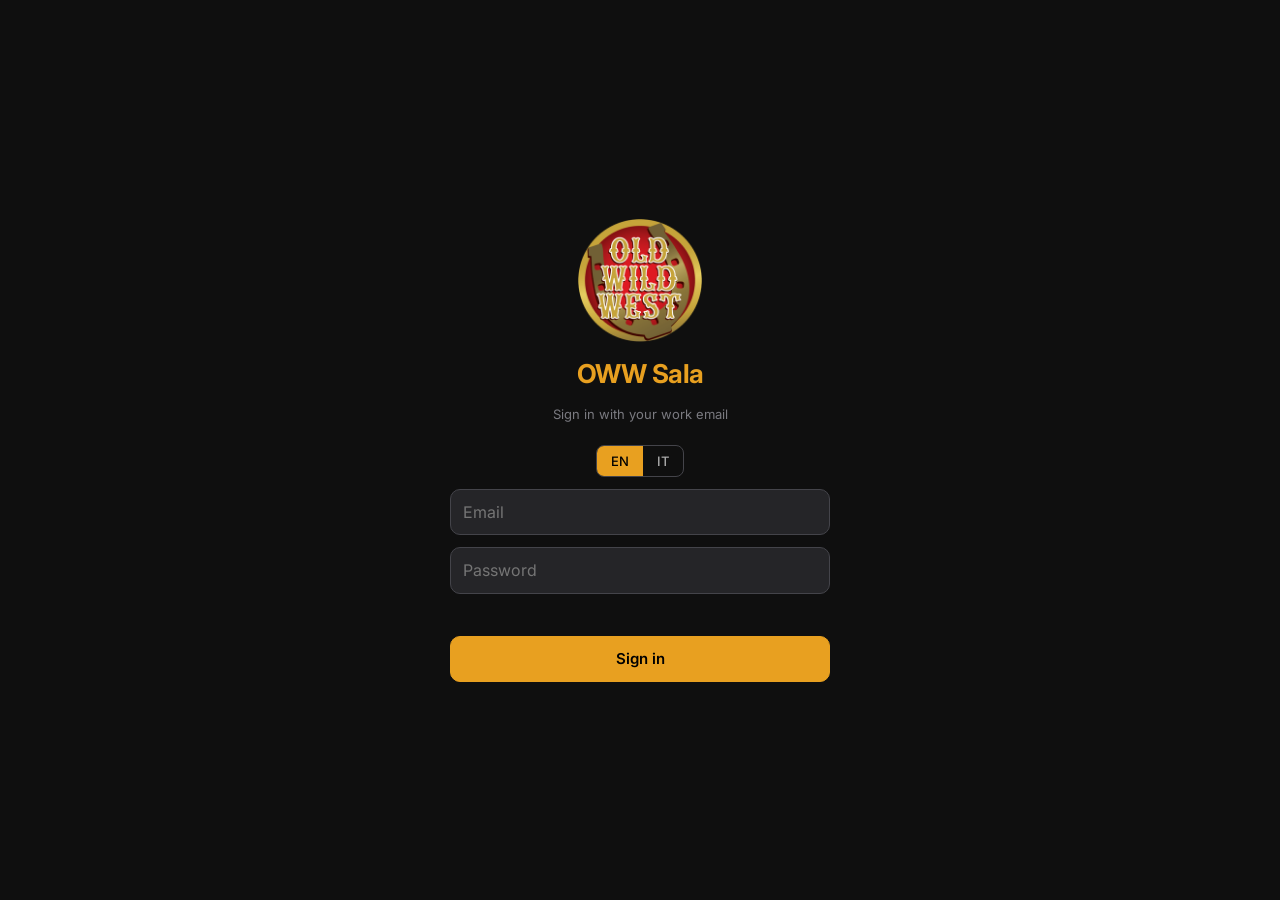
<file: sala.html>
<!DOCTYPE html>
<html lang="en">
<head>
<meta charset="UTF-8">
<meta name="viewport" content="width=device-width, initial-scale=1, viewport-fit=cover">
<meta name="theme-color" content="#0F0F0F">
<link rel="manifest" href="manifest-sala.json">
<link rel="icon" href="icon-192.png">
<link rel="apple-touch-icon" href="icon-192.png">
<meta name="apple-mobile-web-app-capable" content="yes">
<title>OWW Sala</title>
<link href="https://fonts.googleapis.com/css2?family=Inter:wght@400;500;600;700&display=swap" rel="stylesheet">
<link rel="stylesheet" href="oww.css">
<body>
<div id="login"></div>

<div id="app" class="hide">
  <header id="top">
    <div class="brand"><img src="logo.png" alt=""><div><b>Sala</b><small id="sub"></small></div></div>
    <button class="sm" id="rf" onclick="refresh()">↻ Refresh</button>
  </header>

  <main id="main">
    <section class="page on" id="p-today">
      <div class="sec" id="tdate">Today</div>
      <div class="stats" id="tstats"></div>
      <div class="cols">
        <div><div class="sec">Team today</div><div class="card" id="tteam"></div>
          <div class="card hide" id="ttemp"></div>
          <div class="sec">Deliveries &amp; orders</div><div class="card" id="troutine"></div>
          <div class="sec">Punctuality</div><div class="card" id="tpunct"></div></div>
        <div><div class="sec">To approve</div><div class="card" id="treq"></div>
          <div class="sec">Open stock alerts</div><div class="card" id="talerts"></div>
          <div class="sec">Events this week</div><div class="card" id="tevents"></div></div>
      </div>
    </section>

    <section class="page" id="p-dash">
      <div class="bar"><button class="btn" onclick="OWW.go('p-today')">← Today</button></div>
      <div class="sec" style="display:flex;justify-content:space-between;align-items:center;padding-right:16px">Upcoming events <button class="sm a" onclick="addEvent()">+ Add event</button></div>
      <div id="evlist"></div>
      <div class="sec">Staff attendance</div>
      <div class="chips" id="dchips"></div>
      <div class="two" style="padding:0 16px 10px"><label class="fld"><small>From</small><input type="date" id="df"></label><label class="fld"><small>To</small><input type="date" id="dt"></label></div>
      <div class="stats" id="dstats"></div>
      <div class="bar"><button class="btn g" onclick="approveAll()">Approve all pending</button><button class="btn" onclick="exportCsv()">Export CSV</button></div>
      <div class="cols">
        <div><div class="sec">Hours per person</div><div class="card" id="dsum"></div></div>
        <div><div class="sec">Shift log</div><div id="dlist"></div></div>
      </div>
    </section>

    <section class="page" id="p-rota">
      <div class="sec">Weekly rota</div>
      <div style="display:flex;gap:8px;padding:0 16px 10px;align-items:center"><button class="btn" onclick="wk(-1)" aria-label="Previous week">‹</button><div class="grow nm" id="wlab" style="text-align:center"></div><button class="btn" onclick="wk(1)" aria-label="Next week">›</button></div>
      <div class="bar" id="rbar"><button class="btn" onclick="copyWeek()">Copy previous week</button><button class="btn p" onclick="OWW.go('p-rimp')">Import timetable</button></div>
      <div class="card" style="overflow-x:auto" id="rtab"></div>
      <div class="note" id="rnote"></div>
    </section>

    <section class="page" id="p-rimp">
      <div class="sec">Import weekly timetable</div>
      <div class="note">Upload the Excel / CSV the director makes (exact), or a photo of the printed timetable. You check everything before it is saved.</div>
      <div class="card"><div class="row" style="display:grid;gap:10px">
        <input type="file" id="rfile" accept=".xlsx,.xls,.csv,image/*">
        <label class="fld"><small>Week starts on Monday</small><input type="date" id="rwk"></label>
        <div class="sub" id="rhint"></div>
        <button class="btn p w" id="rscan" onclick="rimpRead()">Read file</button>
        <button class="btn w" onclick="OWW.go('p-rota')">Back to rota</button>
        <div class="sub" id="rprog"></div></div></div>
      <div id="rrev"></div>
    </section>

    <section class="page" id="p-count">
      <div class="bar"><button class="btn" onclick="OWW.go('p-stock')">← Stock</button></div>
      <div class="sec">Count by shelf walk</div>
      <div id="cn-body"></div>
    </section>

    <section class="page" id="p-stock">
      <div class="stats" id="stats"></div>
      <div class="bar"><button class="btn g" onclick="OWW.go('p-del')">Delivery note (PDF)</button><button class="btn p" onclick="OWW.go('p-count')">Count by shelf walk</button></div>
      <div class="bar"><button class="btn" onclick="OWW.go('p-imp')">Import count from photo / PDF / CSV</button></div>
      <div class="find"><input id="sq" name="oww-find" placeholder="Search stock…" autocomplete="off" data-lpignore="true" data-1p-ignore></div>
      <div class="chips" id="flt"></div>
      <div class="note" id="stockhint"></div>
      <div class="card" id="stocklist"></div>
    </section>

    <section class="page" id="p-imp">
      <div class="sec">Import a stock count</div>
      <div class="note">Upload a photo or PDF of your count sheet, or a CSV. You review everything before anything is saved. Photos work best when printed or in clear block letters, taken flat and in good light.</div>
      <div class="card"><div class="row" style="display:grid;gap:10px">
        <input type="file" id="file" accept="image/*,application/pdf,.csv,.txt">
        <button class="btn p w" id="scan" onclick="scan()">Read file</button>
        <button class="btn w" onclick="dlSheet()">Download blank count sheet (CSV)</button>
        <div class="sub" id="prog"></div></div></div>
      <div id="review"></div>
    </section>

    <section class="page" id="p-order">
      <div class="cols">
        <div><div class="sec">Order list</div><div class="note">Items at or below their minimum stock. Set the minimum for each item in the SALA_ITEMS tab of the global sheet.</div>
          <div class="card" id="orderlist"></div>
          <div class="bar"><button class="btn p" onclick="sendOrder()">Send order via WhatsApp</button><button class="btn" onclick="OWW.go('p-del')">Delivery note →</button></div></div>
        <div><div class="sec">Staff alerts <span class="tag r" id="ac">0</span></div>
          <div class="note">Only managers can mark ordered or dismiss. Resets when you confirm Friday’s delivery.</div>
          <div id="alerts"></div></div>
      </div>
    </section>

    <section class="page" id="p-del">
      <div class="bar"><button class="btn" onclick="OWW.go('p-stock')">← Stock</button></div>
      <div class="sec">Friday delivery note</div>
      <div class="note">Upload the HAVI delivery note (PDF). The drinks, paper, cleaning and uniform lines are added to the Sala stock. Food lines are left for the kitchen.</div>
      <div id="ddt"></div>
    </section>

    <section class="page" id="p-alerts">
      <div class="sec">Flag a low-stock item</div>
      <div class="note">Search any Sala item and say how much is left. The manager gets it and handles the order.</div>
      <div class="find"><input id="aq" name="oww-find3" placeholder="Search drinks, paper, cleaning…" autocomplete="off" data-lpignore="true" data-1p-ignore><div class="pop hide" id="ap"></div></div>
      <div class="sec">Your flags this week</div>
      <div class="note">Resets every Friday after delivery.</div>
      <div id="mine"></div>
    </section>
    <section class="page" id="p-att">
      <div id="evk"></div>
      <div id="rotam"></div>
      <div id="reqs"></div>
      <div class="stats" id="astats"></div>
      <div style="padding:0 16px 12px"><div class="seg" id="aseg"><button class="on" data-v="log" style="flex:1">Log shift</button><button data-v="hist" style="flex:1">History</button></div></div>
      <div id="a-log"><div class="cols"><div class="card" style="padding:14px;display:grid;gap:12px">
        <label class="fld"><small>Date</small><input type="date" id="ad"></label>
        <div class="two"><label class="fld"><small>Start time</small><input type="time" id="as"></label><label class="fld"><small>End time</small><input type="time" id="ae"></label></div>
        <div class="two"><button class="sm" type="button" onclick="nowT('as')">Start = now</button><button class="sm" type="button" onclick="nowT('ae')">End = now</button></div>
        <div class="dur" id="adur"></div>
        <label class="fld"><small>Note (optional)</small><input id="am" placeholder="e.g. covered the grill" maxlength="120"></label>
        <button class="btn p w" id="asave" onclick="saveShift()">Save shift</button></div></div></div>
      <div id="a-hist" class="hide"><div class="find"><label class="fld"><small>Filter by date</small><input type="date" id="af"></label></div><div id="alist"></div></div>
    </section>

    <section class="page" id="p-set">
      <div id="acct"></div>
      <div class="cols"><div><div class="sec">Shifts</div><div class="card"><div class="row"><button class="btn w" onclick="refresh()">Refresh data from sheet</button></div></div></div></div>
      <div id="dir" class="hide">
        <div class="sec">Weekly summary email</div>
        <div class="card"><div class="row" style="display:grid;gap:10px"><div class="sub">Sent automatically every Monday morning to the director: Sala hours, punctuality, stock, deliveries and alerts. You can also send it now.</div>
          <div class="two"><button class="btn" onclick="sendSummary('last')">Email me last week</button><button class="btn" onclick="sendSummary('this')">Email me this week so far</button></div></div></div>
      </div>
    </section>
  </main>

  <nav id="nav">
    <button class="nb mg" data-p="p-today"><svg viewBox="0 0 24 24" fill="none" stroke="currentColor" stroke-width="2"><circle cx="12" cy="12" r="9"/><path d="M12 7v5l3 2"/></svg>Today<span class="bdg hide" id="tb"></span></button>
    <button class="nb mg" data-p="p-rota"><svg viewBox="0 0 24 24" fill="none" stroke="currentColor" stroke-width="2"><rect x="3" y="4" width="18" height="18" rx="2"/><path d="M16 2v4M8 2v4M3 10h18"/></svg>Rota</button>
    <button class="nb mg" data-p="p-stock"><svg viewBox="0 0 24 24" fill="none" stroke="currentColor" stroke-width="2"><path d="M18 20V10M12 20V4M6 20v-6"/></svg>Stock</button>
    <button class="nb mg" data-p="p-order"><svg viewBox="0 0 24 24" fill="none" stroke="currentColor" stroke-width="2"><circle cx="9" cy="21" r="1"/><circle cx="20" cy="21" r="1"/><path d="M1 1h4l2.7 13.4a2 2 0 0 0 2 1.6h9.7a2 2 0 0 0 2-1.6L23 6H6"/></svg>Order<span class="bdg hide" id="ob"></span></button>
    <button class="nb st" data-p="p-alerts"><svg viewBox="0 0 24 24" fill="none" stroke="currentColor" stroke-width="2"><path d="M18 8A6 6 0 0 0 6 8c0 7-3 9-3 9h18s-3-2-3-9M13.7 21a2 2 0 0 1-3.4 0"/></svg>Alerts<span class="bdg hide" id="ab"></span></button>
    <button class="nb " data-p="p-att"><svg viewBox="0 0 24 24" fill="none" stroke="currentColor" stroke-width="2"><circle cx="12" cy="12" r="9"/><path d="M12 7v5l3 2"/></svg>Shifts</button>
    <button class="nb " data-p="p-set"><svg viewBox="0 0 24 24" fill="none" stroke="currentColor" stroke-width="2"><circle cx="12" cy="12" r="3"/><path d="M12 2v3M12 19v3M2 12h3M19 12h3M4.9 4.9l2.1 2.1M17 17l2.1 2.1M4.9 19.1L7 17M17 7l2.1-2.1"/></svg>Settings</button>
  </nav>
</div>

<div id="sheet"><div id="sheetc"></div></div>
<script src="oww.js"></script>
<script src="i18n.js"></script>
<script src="ddt.js"></script>
<script>
// ▼▼ Paste the Web App URL of the SALA Apps Script here (the one ending in /exec). It is the only place it lives. ▼▼
const SALA_URL = 'https://script.google.com/macros/s/AKfycbw9ZX3u7xnqNxyT6SMVhAxOU_VqVbEHB6o5gCPcpOa1O-OfXhyjJIvdVHZMOIjegRc/exec';
OWW.URL = SALA_URL; OWW.SK = 'oww_sala_s'; OWW.QK = 'oww_sala_q'; // own login + offline queue: never mixed with the Kitchen / Admin apps
const $ = OWW.$, esc = OWW.esc, MGR_ROLES = ['Sala Manager', 'Director', 'Owner'];
let MGR = false, D = { inv: [], order: [], alerts: [] }, filt = 'ALL';
const stTag = x => x.pending ? '<span class="tag a">syncing</span>' : x.status === 'APPROVED' ? '<span class="tag g">Approved</span>' : x.status === 'REJECTED' ? '<span class="tag r">Rejected</span>' : '<span class="tag">Pending</span>';
document.querySelectorAll('.nb').forEach(b => b.onclick = () => OWW.go(b.dataset.p));

if (/PASTE/.test(SALA_URL)) $('login').innerHTML = '<div class="empty">The Sala server address is not set yet.<br>Open sala.html and paste the Web App URL into SALA_URL.</div>';
else OWW.start({
  title: 'OWW Sala', sub: 'Sign in with your work email', switchTo: { label: 'Open Admin', href: 'inventory.html' }, allow: ['Cameriere', 'Sala Manager', 'Director', 'Owner'],
  deny: 'This app is for Sala staff, Sala managers and directors only',
  ready(u) {
    MGR = MGR_ROLES.includes(u.role);
    document.querySelectorAll('.nb.mg').forEach(b => b.classList.toggle('hide', !MGR)); document.querySelectorAll('.nb.st').forEach(b => b.classList.toggle('hide', MGR));
    $('sub').textContent = new Date().toLocaleDateString(OWW.loc(), { weekday: 'short', day: 'numeric', month: 'short' }) + ' · ' + u.name;
    OWW.account('acct'); $('dir').classList.toggle('hide', u.role !== 'Director'); $('ad').value = OWW.ymd(new Date());
    try { const a = JSON.parse(localStorage.getItem(akey())); if (a) { A = a; renderAtt(); } } catch (e) {} // saved data shows instantly
    loadAtt(); loadX();
    if (MGR) { load(); setP('week'); loadEvents(); loadToday(); }
    OWW.go(MGR ? 'p-today' : 'p-att');
  }
});

async function load(manual) {
  if (!MGR) return;
  try { D = await OWW.api('invData'); if (manual) OWW.toast('Data refreshed'); }
  catch (e) { OWW.toast(e.message, 'red'); return; }
  renderAll();
}
OWW.hooks['p-del'] = () => { if (!window.__ddt) { window.__ddt = 1; DDT.mount('ddt', { area: 'SALA', after: load }); } };
// ── upcoming events ──
let EV = [];
const evSort = () => EV.sort((a, b) => a.date === b.date ? (a.time || '').localeCompare(b.time || '') : a.date.localeCompare(b.date));
const rel = d => { const n = Math.round((new Date(d + 'T12:00') - new Date(OWW.ymd(new Date()) + 'T12:00')) / 864e5); return n === 0 ? 'Today' : n === 1 ? 'Tomorrow' : 'in ' + n + ' days'; };
async function loadEvents() { try { EV = await OWW.api('eventList'); } catch (e) { return OWW.toast(e.message, 'red'); } renderEvents(); }
function renderEvents() {
  $('evlist').innerHTML = '<div class="card">' + (EV.length ? EV.map(e => { const d = new Date(e.date + 'T12:00');
    return `<div class="row"><div style="min-width:46px;text-align:center"><div style="font-weight:700;font-size:20px;line-height:1">${d.getDate()}</div><div class="sub">${d.toLocaleDateString(OWW.loc(), { month: 'short' })}</div></div>
      <div class="grow"><div class="nm">${esc(e.title)}</div><div class="sub">${rel(e.date)}${e.time ? ' · ' + esc(e.time) : ''}${e.notes ? ' · ' + esc(e.notes) : ''}</div></div>
      ${e.pending ? '<span class="tag a">saving</span>' : `<button class="sm" aria-label="Delete event" onclick="delEvent('${esc(e.id)}')">✕</button>`}</div>`; }).join('')
    : '<div class="empty">No upcoming events. Tap “Add event”.</div>') + '</div>';
}
function addEvent() {
  OWW.sheet(`<div class="nm" style="font-size:18px">Add event</div><input id="et" placeholder="Title, e.g. Birthday party – 30 people" maxlength="80">
    <div class="two"><label class="fld"><small>Date</small><input type="date" id="ed" value="${OWW.ymd(new Date())}"></label><label class="fld"><small>Time (optional)</small><input type="time" id="eh"></label></div>
    <input id="en" placeholder="Notes (optional)" maxlength="160"><div class="err" id="eer"></div>
    <button class="btn p w" onclick="saveEvent()">Save event</button><button class="btn w" onclick="OWW.close()">Cancel</button>`);
}
async function saveEvent() {
  const e = { title: $('et').value.trim(), date: $('ed').value, time: $('eh').value, notes: $('en').value.trim() };
  if (!e.title) { $('eer').textContent = 'Give the event a title'; return; }
  if (!e.date || e.date < OWW.ymd(new Date())) { $('eer').textContent = 'Pick today or a future date'; return; }
  OWW.close(); const t = { ...e, id: 'tmp' + Date.now(), pending: true }; EV.push(t); evSort(); renderEvents(); // shown instantly
  try { const r = await OWW.api('eventAdd', e); t.id = r.id; delete t.pending; renderEvents(); OWW.toast('Event added ✓'); }
  catch (x) { EV = EV.filter(i => i !== t); renderEvents(); OWW.toast(x.message, 'red'); }
}
async function delEvent(id) {
  if (!confirm('Delete this event?')) return; const keep = EV; EV = EV.filter(e => e.id !== id); renderEvents();
  try { await OWW.api('eventDelete', { id }); } catch (e) { EV = keep; renderEvents(); OWW.toast(e.message, 'red'); }
}
async function refresh() {
  const b = $('rf'); b.disabled = true; b.textContent = 'Updating…';
  try { await Promise.all([MGR ? load() : 0, MGR ? loadDash() : 0, MGR ? loadEvents() : 0, MGR ? loadToday() : 0, loadAtt(), loadX()]); OWW.toast('Updated'); } finally { b.disabled = false; b.textContent = '↻ Refresh'; }
}

// ── attendance dashboard ──
let P = 'week', S = [];
OWW.hooks['p-dash'] = () => loadDash();
function range(p) {
  const d = new Date(); if (p === 'today') return [OWW.ymd(d), OWW.ymd(d)];
  if (p === 'week') { const m = new Date(d); m.setDate(d.getDate() - (d.getDay() + 6) % 7); const e = new Date(m); e.setDate(m.getDate() + 6); return [OWW.ymd(m), OWW.ymd(e)]; }
  return [OWW.ymd(new Date(d.getFullYear(), d.getMonth(), 1)), OWW.ymd(new Date(d.getFullYear(), d.getMonth() + 1, 0))];
}
function setP(p) { P = p; if (p !== 'custom') { const r = range(p); $('df').value = r[0]; $('dt').value = r[1]; } loadDash(); }
$('df').onchange = $('dt').onchange = () => { P = 'custom'; loadDash(); };
$('dchips').onclick = e => { const b = e.target.closest('[data-p]'); if (b) setP(b.dataset.p); };
async function loadDash() { try { S = await OWW.api('shiftAll', { from: $('df').value, to: $('dt').value }); } catch (e) { return OWW.toast(e.message, 'red'); } renderDash(); }
function renderDash() {
  $('dchips').innerHTML = [['today', 'Today'], ['week', 'This week'], ['month', 'This month'], ['custom', 'Custom']].map(c => `<button class="chip ${P === c[0] ? 'on' : ''}" data-p="${c[0]}">${c[1]}</button>`).join('');
  const per = {}; S.forEach(x => { const p = per[x.uid] = per[x.uid] || { name: x.name, role: x.role, n: 0, h: 0, ap: 0 }; p.n++; p.h += x.hours; if (x.status === 'APPROVED') p.ap += x.hours; });
  const ppl = Object.values(per).sort((a, b) => b.h - a.h), tot = S.reduce((s, x) => s + x.hours, 0);
  $('dstats').innerHTML = [['Total hours', OWW.hrs(tot)], ['Shifts', S.length], ['Staff', ppl.length]].map(x => `<div class="stat"><small>${x[0]}</small><b style="font-size:22px">${x[1]}</b></div>`).join('');
  $('dsum').innerHTML = ppl.length ? ppl.map(p => `<div class="row"><div class="grow"><div class="nm">${esc(p.name)}</div><div class="sub">${esc(p.role)} · ${p.n} shift${p.n > 1 ? 's' : ''}</div></div><div style="text-align:right"><b>${OWW.hrs(p.h)}</b><div class="sub">${OWW.hrs(p.ap)} approved</div></div></div>`).join('') : '<div class="empty">No shifts in this period</div>';
  const g = {}; S.forEach(x => (g[x.date] = g[x.date] || []).push(x));
  $('dlist').innerHTML = Object.keys(g).length ? Object.keys(g).map(d => `<div class="sec" style="padding-top:0">${OWW.day(d)}</div><div class="card">` + g[d].map(x =>
    `<div class="row"><span class="tag b">${OWW.kind(x.start)}</span><div class="grow"><div class="nm">${esc(x.name)}</div><div class="sub">${esc(x.start)} → ${esc(x.end)}${x.memo ? ' · ' + esc(x.memo) : ''}</div></div>${stTag(x)}<b>${OWW.hrs(x.hours)}</b>${apBtn(x)}<button class="sm" aria-label="Delete shift" onclick="delShift('${esc(x.id)}')">✕</button></div>`).join('') + '</div>').join('')
    : '<div class="empty">No shifts in this period</div>';
}
async function delShift(id) { if (!confirm('Delete this shift record?')) return; try { await OWW.api('shiftDelete', { id }); await loadDash(); } catch (e) { OWW.toast(e.message, 'red'); } }

function renderAll() { renderStock(); renderOrder(); renderAlerts(); }

// ── stock ──
const tagOf = s => ({ CRITICAL: ['r', 'Critical'], LOW: ['a', 'Low'], OK: ['g', 'OK'], UNCOUNTED: ['', 'Not counted'] }[s]);
function renderStock() {
  const c = s => D.inv.filter(i => i.status === s).length;
  $('stats').innerHTML = [['Items', D.inv.length, ''], ['Critical', c('CRITICAL'), 'var(--red)'], ['Low', c('LOW'), 'var(--amber)'], ['Not counted', c('UNCOUNTED'), '']]
    .map(s => `<div class="stat"><small>${s[0]}</small><b style="color:${s[2] || 'inherit'}">${s[1]}</b></div>`).join('');
  $('flt').innerHTML = [['ALL', 'All'], ['CRITICAL', 'Critical'], ['LOW', 'Low'], ['UNCOUNTED', 'Not counted']]
    .map(f => `<button class="chip ${filt === f[0] ? 'on' : ''}" data-f="${f[0]}">${f[1]}</button>`).join('');
  const q = $('sq').value.trim().toLowerCase();
  const l = D.inv.filter(i => (filt === 'ALL' || i.status === filt) && (!q || i.name.toLowerCase().includes(q)));
  $('stockhint').textContent = c('UNCOUNTED') ? 'Type the quantity you have now next to each item. Items stay “Not counted” until you do, and only counted items appear in the order list.' : '';
  $('stocklist').innerHTML = l.length ? l.map(i => { const t = tagOf(i.status);
    return `<div class="row"><div class="grow"><div class="nm">${esc(i.name)}</div><div class="sub">${esc(i.storage)} · min ${i.min} · ${esc(i.unit)}</div></div>
      <span class="tag ${t[0]}">${t[1]}</span><input class="qty" type="number" step="any" inputmode="decimal" min="0" data-id="${esc(i.id)}" value="${i.status === 'UNCOUNTED' ? '' : i.cur}" placeholder="0" aria-label="Stock of ${esc(i.name)}"></div>`; }).join('')
    : '<div class="empty">No items match</div>';
}
$('sq').oninput = renderStock;
$('flt').onclick = e => { const b = e.target.closest('[data-f]'); if (b) { filt = b.dataset.f; renderStock(); } };
$('stocklist').onchange = async e => {
  const el = e.target; if (!el.dataset.id || el.value === '') return;
  try { await OWW.api('updateInventory', { rawId: el.dataset.id, stock: el.value }); OWW.toast('Saved ✓'); await load(); }
  catch (x) { OWW.toast(x.message, 'red'); }
};

// ── order ──
function renderOrder() {
  $('ob').textContent = D.order.length; $('ob').classList.toggle('hide', !D.order.length);
  $('orderlist').innerHTML = D.order.length
    ? `<div class="ch"><span>Items to order</span><span class="tag b">${D.order.reduce((s, i) => s + i.boxes, 0)} boxes</span></div>` +
      D.order.map(i => `<div class="row"><div class="grow"><div class="nm">${esc(i.name)}</div><div class="sub">${i.cur} ${esc(i.unit)} left · 1 box = ${i.box}</div></div><b style="color:var(--amber);font-size:18px">${i.boxes} box</b></div>`).join('')
    : '<div class="empty">Nothing to order. Count your stock on the Stock tab, then items at or below minimum appear here.</div>';
}
function sendOrder() {
  if (!D.order.length) return OWW.toast('Nothing to order', 'amber');
  window.open('https://wa.me/?text=' + encodeURIComponent('*Ordine*\n\n' + D.order.map((i, n) => `${n + 1}. ${i.name} — ${i.boxes} box`).join('\n')), '_blank');
}
function renderAlerts() {
  $('ac').textContent = D.alerts.length + ' open'; $('ac').className = 'tag ' + (D.alerts.length ? 'r' : 'g');
  $('alerts').innerHTML = D.alerts.length ? '<div class="card">' + D.alerts.map(a => `<div class="row" style="flex-wrap:wrap"><div class="grow"><div class="nm">${esc(a['Item Name'])}</div>
    <div class="sub">${esc(a['Flagged By'])} · ${esc(String(a['Date Raised']).slice(0, 10))} · ${esc(a['Qty Remaining'])}${a['Notes'] ? ' · “' + esc(a['Notes']) + '”' : ''}</div></div>
    <button class="sm g" onclick="resolve('${esc(a['Alert ID'])}','ordered')">Mark ordered</button><button class="sm" onclick="resolve('${esc(a['Alert ID'])}','dismissed')">Dismiss</button></div>`).join('') + '</div>'
    : '<div class="empty">No open alerts</div>';
}
async function resolve(id, how) { try { await OWW.api('resolveAlert', { alertId: id, how }); await load(); } catch (e) { OWW.toast(e.message, 'red'); } }

// ── import: photo / PDF / CSV → review → bulk update ──
const TESS = 'https://cdn.jsdelivr.net/npm/tesseract.js@5/dist/tesseract.min.js',
  PDFJS = 'https://cdnjs.cloudflare.com/ajax/libs/pdf.js/3.11.174/pdf.min.js',
  PDFW = 'https://cdnjs.cloudflare.com/ajax/libs/pdf.js/3.11.174/pdf.worker.min.js', NUM = /\d+(?:[.,]\d+)?/g;
let R = [];
const prog = t => $('prog').textContent = t;
const lib = src => new Promise((ok, no) => { const s = document.createElement('script'); s.src = src; s.onload = ok; s.onerror = () => no(new Error('Could not load the reader. Check your internet connection.')); document.head.appendChild(s); });
const nz = s => String(s).toLowerCase().normalize('NFD').replace(/[\u0300-\u036f]/g, '').replace(/(\d),(\d)/g, '$1.$2').replace(/[^a-z0-9.\s]/g, ' ').replace(/\.(?!\d)/g, ' ');
const toks = s => nz(s).split(/\s+/).filter(t => t.length > 1 || /\d/.test(t));
function lev(a, b) { const d = Array.from({ length: a.length + 1 }, (_, i) => [i]); for (let j = 1; j <= b.length; j++) d[0][j] = j;
  for (let i = 1; i <= a.length; i++) for (let j = 1; j <= b.length; j++) d[i][j] = Math.min(d[i - 1][j] + 1, d[i][j - 1] + 1, d[i - 1][j - 1] + (a[i - 1] === b[j - 1] ? 0 : 1)); return d[a.length][b.length]; }
const tsim = (a, b) => a === b ? 1 : (a.length < 4 || b.length < 4 ? 0 : 1 - lev(a, b) / Math.max(a.length, b.length));

function matchLine(text) {
  const lt = toks(text), words = lt.filter(t => !/^[\d.]+$/.test(t)); if (!words.length) return null;
  let best = null, bs = 0;
  for (const it of D.inv) {
    it.tk = it.tk || toks(it.name); let m = 0; const used = new Set();
    it.tk.forEach(t => { let s = 0, j = -1; lt.forEach((u, k) => { if (!used.has(k)) { const x = tsim(t, u); if (x > s) { s = x; j = k; } } }); if (s >= .75) { m += s; used.add(j); } });
    const sc = 2 * m / (it.tk.length + words.length); if (sc > bs) { bs = sc; best = it; }
  }
  return bs >= .35 ? { it: best, sc: bs } : null;
}
function parseLine(raw, csv) {
  let text = raw.trim(), qty = null; if (text.length < 2) return null;
  if (csv) { const c = text.split(/[;\t,]/).map(s => s.replace(/^"|"$/g, '').trim()); text = c[0]; const n = (c[1] || '').match(NUM); qty = n ? parseFloat(n[0].replace(',', '.')) : null; if (qty === null) return null; }
  const m = matchLine(text);
  if (!csv) { const nums = text.match(NUM) || []; if (m) (m.it.name.match(NUM) || []).forEach(x => { const i = nums.indexOf(x); if (i > -1) nums.splice(i, 1); });
    qty = nums.length ? parseFloat(nums[nums.length - 1].replace(',', '.')) : null; }
  if (!m && qty === null) return null; // headings and noise
  return { line: text, id: m ? m.it.id : '', sc: m ? m.sc : 0, qty };
}
async function toCanvas(f) {
  const bm = await createImageBitmap(f, { imageOrientation: 'from-image' }), k = Math.min(1, 2200 / Math.max(bm.width, bm.height)), c = document.createElement('canvas');
  c.width = Math.round(bm.width * k); c.height = Math.round(bm.height * k);
  const x = c.getContext('2d'); x.filter = 'grayscale(1) contrast(1.3)'; x.drawImage(bm, 0, 0, c.width, c.height); return c;
}
async function ocr(canvases) {
  prog('Loading reader (first time takes a moment)…'); await lib(TESS);
  const w = await Tesseract.createWorker('ita+eng', 1, { logger: m => { if (m.status === 'recognizing text') prog('Reading… ' + Math.round(m.progress * 100) + '%'); } });
  let t = ''; for (const c of canvases) t += (await w.recognize(c)).data.text + '\n'; await w.terminate(); return t.split('\n');
}
async function pdfLines(f) {
  prog('Opening PDF…'); await lib(PDFJS); pdfjsLib.GlobalWorkerOptions.workerSrc = PDFW;
  const doc = await pdfjsLib.getDocument({ data: await f.arrayBuffer() }).promise, lines = [], pages = [];
  for (let p = 1; p <= doc.numPages; p++) {
    const pg = await doc.getPage(p), tc = await pg.getTextContent(), rows = {}; pages.push(pg);
    tc.items.forEach(i => { const y = Math.round(i.transform[5] / 5); (rows[y] = rows[y] || []).push(i); });
    Object.keys(rows).map(Number).sort((a, b) => b - a).forEach(y => lines.push(rows[y].sort((a, b) => a.transform[4] - b.transform[4]).map(i => i.str).join(' ')));
  }
  if (lines.join('').length > 40) return lines; // normal PDF with real text: exact
  const cs = []; // scanned PDF: render pages and read them as images
  for (const pg of pages) { const vp = pg.getViewport({ scale: 2 }), c = document.createElement('canvas'); c.width = vp.width; c.height = vp.height; await pg.render({ canvasContext: c.getContext('2d'), viewport: vp }).promise; cs.push(c); }
  return ocr(cs);
}
async function scan() {
  const f = $('file').files[0]; if (!f) return OWW.toast('Choose a file first', 'amber');
  const b = $('scan'); b.disabled = true; R = [];
  try {
    const csv = /\.csv$/i.test(f.name); let lines;
    if (csv || /\.txt$/i.test(f.name)) lines = (await f.text()).split(/\r?\n/);
    else if (f.type === 'application/pdf') lines = await pdfLines(f);
    else lines = await ocr([await toCanvas(f)]);
    R = lines.map(l => parseLine(l, csv)).filter(Boolean);
    if (!R.length) OWW.toast('Nothing recognised. Try a sharper photo, a PDF or the CSV sheet.', 'amber');
  } catch (e) { OWW.toast(e.message, 'red'); }
  prog(''); b.disabled = false; renderReview();
}
function renderReview() {
  if (!R.length) { $('review').innerHTML = ''; return; }
  const ready = R.filter(r => r.id && r.qty !== null).length, chk = R.filter(r => r.id && r.sc < .6).length, un = R.filter(r => !r.id).length;
  const opts = D.inv.map(x => `<option value="${esc(x.id)}">${esc(x.name)}</option>`).join('');
  $('review').innerHTML = `<div class="sec">Review</div><div class="note">${ready} ready · ${chk} to double-check · ${un} not matched (choose the item, or leave “skip”).</div>
    <div class="card">${R.map((r, i) => `<div class="row" style="flex-wrap:wrap"><div class="grow"><div class="sub">“${esc(r.line)}”</div>
      <select data-i="${i}" aria-label="Item"><option value="">— skip —</option>${opts.replace(`value="${esc(r.id)}"`, `value="${esc(r.id)}" selected`)}</select></div>
      <span class="tag ${r.id ? (r.sc < .6 ? 'a' : 'g') : ''}">${r.id ? (r.sc < .6 ? 'check' : 'match') : 'no match'}</span>
      <input class="qty" type="number" step="any" inputmode="decimal" data-q="${i}" value="${r.qty ?? ''}" placeholder="qty" aria-label="Quantity"></div>`).join('')}</div>
    <div class="bar"><button class="btn g" onclick="applyImport()">Apply counts to stock</button></div>`;
}
$('review').onchange = e => { const i = e.target.dataset.i; if (i !== undefined) { R[i].id = e.target.value; R[i].sc = 1; } };
$('review').oninput = e => { const i = e.target.dataset.q; if (i !== undefined) R[i].qty = e.target.value === '' ? null : parseFloat(e.target.value); };
async function applyImport() {
  const m = {}; R.forEach(r => { if (r.id && r.qty !== null && !isNaN(r.qty)) m[r.id] = r.qty; });
  const items = Object.keys(m).map(k => ({ rawId: k, stock: m[k] })); if (!items.length) return OWW.toast('Nothing to apply yet', 'amber');
  try { const n = await OWW.api('bulkInventory', { items }); OWW.toast(n + ' items updated ✓'); R = []; $('file').value = ''; renderReview(); await load(); OWW.go('p-stock'); }
  catch (e) { OWW.toast(e.message, 'red'); }
}
function dlSheet() {
  const t = 'Item;Count;Unit\n' + D.inv.map(i => `"${i.name.replace(/"/g, '""')}";;${i.unit}`).join('\n'), a = document.createElement('a');
  a.href = URL.createObjectURL(new Blob(['\ufeff' + t], { type: 'text/csv' })); a.download = 'oww-count-sheet.csv'; a.click();
}
</script>
<script src="sala-staff.js"></script>
<script src="sala-admin.js"></script>
<script src="count-x.js"></script>
</body>
</html>
</file>
<file: oww.css>
*,*::before,*::after{box-sizing:border-box;margin:0;padding:0;-webkit-tap-highlight-color:transparent}
:root{--bg:#0F0F0F;--s0:#161618;--s1:#1C1C1E;--s2:#252528;--s3:#2E2E32;--bd:#333336;--bd2:#44444A;
--tx:#F0F0F0;--tx2:#ABABAB;--tx3:#7A7A80;--amber:#E8A020;--green:#3DB87A;--red:#E05252;--blue:#5B9BD5;--r:10px;--rl:16px;
--font:'Inter',system-ui,sans-serif}
html,body{height:100%;background:var(--bg);color:var(--tx);font:15px/1.4 var(--font)}
button,input,select{font:inherit;color:inherit}button{cursor:pointer;border:0;background:none}
input,select{background:var(--s2);border:1px solid var(--bd2);border-radius:var(--r);padding:11px 12px;width:100%;outline:0;font-size:16px}
input:focus,select:focus,button:focus-visible{outline:2px solid var(--amber);outline-offset:1px}
svg{display:block;flex-shrink:0}
.hide{display:none!important}

/* login */
#login{min-height:100%;display:grid;place-items:center;padding:24px}
#login form{width:100%;max-width:380px;display:grid;gap:12px}
#login h1{font-size:26px;letter-spacing:-.5px;color:var(--amber)}
#login p{color:var(--tx3);font-size:13px;margin-bottom:10px}
.err{color:var(--red);font-size:13px;min-height:18px}

/* shell: mobile = top / page / bottom nav ; laptop = side rail */
#app{display:grid;grid-template-columns:minmax(0,1fr);position:fixed;top:0;right:0;bottom:0;left:0;grid-template-rows:auto 1fr auto;grid-template-areas:"top" "main" "nav"}
#top{grid-area:top;display:flex;justify-content:space-between;align-items:center;gap:10px;padding:10px 16px;padding-top:calc(10px + env(safe-area-inset-top,0px));background:var(--s0);border-bottom:1px solid var(--bd)}
#top b{font-size:17px;letter-spacing:-.3px;display:block}#top small{color:var(--tx2);font-size:12px}
#main{grid-area:main;overflow-y:auto;overscroll-behavior:contain}
.page{display:none;max-width:980px;margin:0 auto;padding:12px 0 24px}.page.on{display:block}
#nav{grid-area:nav;display:flex;background:var(--s0);border-top:1px solid var(--bd);padding-bottom:env(safe-area-inset-bottom,0px)}
.nb{flex:1;display:flex;flex-direction:column;align-items:center;gap:3px;padding:9px 0;color:var(--tx3);font-size:11px;font-weight:500;position:relative}
.nb.on{color:var(--amber)}.nb svg{width:22px;height:22px}
.bdg{position:absolute;top:2px;left:calc(50% + 6px);background:var(--red);color:#fff;font-size:9px;font-weight:700;border-radius:10px;padding:1px 5px}
@media(min-width:900px){
 #app{grid-template-columns:230px minmax(0,1fr);grid-template-rows:auto 1fr;grid-template-areas:"nav top" "nav main"}
 #nav{flex-direction:column;justify-content:flex-start;gap:4px;padding:16px 10px;border-top:0;border-right:1px solid var(--bd)}
 .nb{flex:none;flex-direction:row;gap:12px;padding:12px 14px;border-radius:var(--r);font-size:14px}.nb.on{background:var(--s2)}
 .bdg{position:static;margin-left:auto}#top{padding:14px 28px}.page{padding:20px 28px 40px}}

/* content */
.sec{padding:14px 16px 6px;font-size:12px;font-weight:600;color:var(--tx3)}
.note{padding:0 16px 10px;font-size:13px;color:var(--tx2)}
.card{margin:0 16px 12px;background:var(--s1);border:1px solid var(--bd);border-radius:var(--rl);overflow:hidden}
.cols{display:grid;grid-template-columns:repeat(auto-fit,minmax(min(100%,420px),1fr));align-items:start}
.ch{display:flex;justify-content:space-between;align-items:center;gap:8px;padding:11px 14px;border-bottom:1px solid var(--bd);font-size:13px;font-weight:600}
.row{display:flex;align-items:center;gap:10px;padding:11px 14px;border-bottom:1px solid var(--bd);min-height:50px}
.row:last-child{border-bottom:0}.grow{flex:1;min-width:0}
.nm{font-size:14px;font-weight:500}.sub{font-size:12px;color:var(--tx3);margin-top:1px}
.tag{font-size:11px;font-weight:600;padding:2px 8px;border-radius:20px;white-space:nowrap;background:var(--s3);color:var(--tx2)}
.tag.g{background:#3DB87A22;color:var(--green)}.tag.a{background:#E8A02022;color:var(--amber)}.tag.r{background:#E0525222;color:var(--red)}.tag.b{background:#5B9BD522;color:var(--blue)}
.btn{height:46px;padding:0 18px;border-radius:var(--r);font-weight:600;display:inline-flex;align-items:center;justify-content:center;gap:8px;background:var(--s2);border:1px solid var(--bd2)}
.btn.p{background:var(--amber);color:#000;border-color:var(--amber)}.btn.g{background:var(--green);color:#000;border-color:var(--green)}
.btn.w{width:100%}.btn:disabled{opacity:.5}
.sm{padding:6px 12px;font-size:12px;font-weight:500;border-radius:8px;border:1px solid var(--bd2);background:var(--s2)}
.sm.g{color:var(--green);border-color:#3DB87A66}.sm.a{color:var(--amber);border-color:#E8A02066}
.bar{display:flex;gap:8px;padding:0 16px 12px}.bar .btn{flex:1}
.stats{display:grid;grid-template-columns:repeat(auto-fit,minmax(130px,1fr));gap:8px;margin:0 16px 8px}
.stat{background:var(--s1);border:1px solid var(--bd);border-radius:var(--rl);padding:14px}.stat small{color:var(--tx3);font-size:12px}.stat b{display:block;font-size:26px}
.chips{display:flex;gap:6px;padding:0 16px 6px;overflow-x:auto;scrollbar-width:none;flex-wrap:wrap}
.chip{padding:7px 12px;border-radius:20px;font-size:13px;font-weight:500;border:1px solid var(--bd2);background:var(--s2);color:var(--tx2)}
.chip.on{border-color:var(--amber);color:var(--amber);background:#E8A02022}
.seg{display:flex;border:1px solid var(--bd2);border-radius:8px;overflow:hidden}.seg button{padding:6px 14px;font-size:13px;font-weight:500;color:var(--tx2)}.seg .on{background:var(--amber);color:#000}
.find{position:relative;padding:0 16px 8px}
.pop{position:absolute;left:16px;right:16px;top:50px;z-index:20;background:var(--s2);border:1px solid var(--bd2);border-radius:var(--rl);overflow:hidden;box-shadow:0 8px 32px #0008;max-height:50vh;overflow-y:auto}
.pop>div{padding:12px 14px;border-bottom:1px solid var(--bd);cursor:pointer}.pop>div:hover{background:var(--s3)}
.wa{margin:0 16px 12px;background:#1A2E1A;border:1px solid #2A4A2A;border-radius:var(--rl);padding:14px;font:13px/1.8 ui-monospace,Menlo,monospace;color:#D4EDD4;white-space:pre-wrap}
.empty{padding:22px 16px;text-align:center;color:var(--tx3);font-size:14px}
.bar2{height:4px;background:var(--s3);border-radius:2px;margin-top:6px;overflow:hidden}.bar2 i{display:block;height:100%}
.qty{width:92px;text-align:right;padding:8px 10px}
.stepper{display:flex;align-items:center;border:1px solid var(--bd2);border-radius:var(--r)}.stepper button{width:46px;height:46px;font-size:22px;color:var(--amber)}.stepper b{min-width:54px;text-align:center;font-size:18px}
#sheet{position:fixed;inset:0;z-index:50;background:#000b;display:none;align-items:flex-end;justify-content:center}
#sheet.on{display:flex}#sheet>div{width:100%;max-width:480px;background:var(--s1);border-radius:20px 20px 0 0;padding:20px 20px calc(20px + env(safe-area-inset-bottom,0px));display:grid;gap:14px}
@media(min-width:900px){#sheet{align-items:center}#sheet>div{border-radius:20px}}
#toast{position:fixed;left:50%;bottom:90px;transform:translateX(-50%);padding:10px 20px;border-radius:20px;font-size:13px;font-weight:600;z-index:99;color:#000;pointer-events:none}
@media(prefers-reduced-motion:no-preference){.page.on{animation:in .15s ease-out}@keyframes in{from{opacity:.4}}}

#login h1,#login p{text-align:center}#login img{display:block}
.brand{display:flex;align-items:center;gap:10px;min-width:0}.brand img{width:38px;height:38px;flex-shrink:0}
.two{display:grid;grid-template-columns:1fr 1fr;gap:10px}.fld{display:grid;gap:4px}.fld small{color:var(--tx3);font-size:12px}
.fld input{min-width:0}.dur{font-size:13px;color:var(--tx2);min-height:18px}

#sheet>div{max-height:90dvh;overflow-y:auto}
.rt{border-collapse:collapse;width:100%;min-width:660px}.rt th,.rt td{border:1px solid var(--bd);padding:6px;font-size:12px;vertical-align:top;text-align:left}
.rt td:first-child,.rt th:first-child{position:sticky;left:0;background:var(--s1);min-width:104px;z-index:1}.rt .c{cursor:pointer;min-width:86px;height:46px}.rt .c:hover{background:var(--s2)}
.chipx{display:block;background:#E8A02022;color:var(--amber);border-radius:6px;padding:3px 5px;margin-bottom:3px;white-space:nowrap}
@media(max-width:420px){.nb{font-size:10px}}

.chipx.o{background:#7A7A8033;color:var(--tx2)}.chipx.h{background:#3DB87A22;color:var(--green)}.chipx.s{background:#E0525222;color:var(--red)}

.swb{display:inline-flex;align-items:center;gap:2px;font-size:15px;padding:5px 10px}.swb .lbl{display:none;font-size:12px}@media(min-width:700px){.swb .lbl{display:inline}}

/* header never grows wider than the screen: title and subtitle shorten with "…" instead of wrapping */
#top{flex-wrap:nowrap}.brand{flex:1 1 auto}.brand>div{min-width:0}
.brand b,.brand small{white-space:nowrap;overflow:hidden;text-overflow:ellipsis}
#top>:not(.brand){flex-shrink:0}
@media(max-width:420px){
  #top{padding-left:12px;padding-right:12px;gap:8px}
  .brand{gap:8px}.brand img{width:30px;height:30px}
  #top b{font-size:15px}#top small{font-size:11px}
  #top .seg button{padding:6px 10px;font-size:12px}
  #top .sm{padding:5px 8px}.swb{padding:5px 8px}
}
</file>
